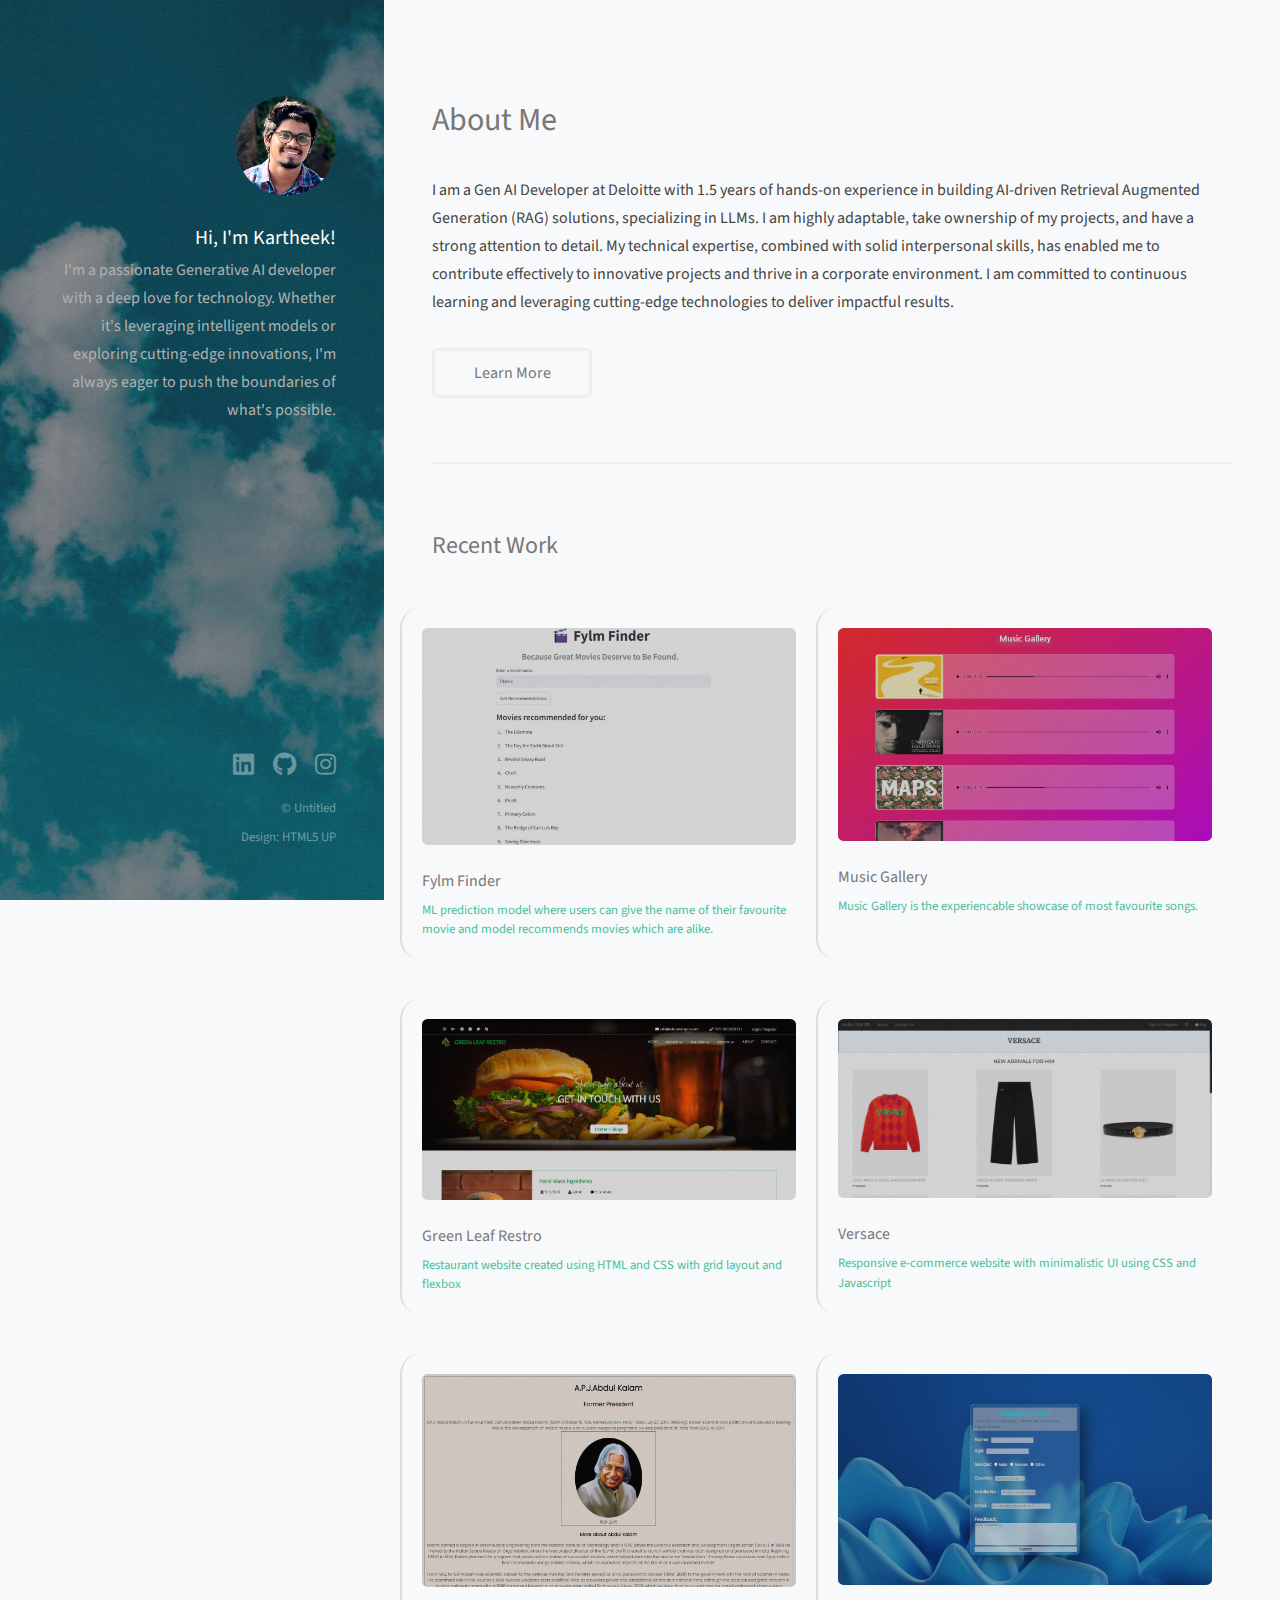
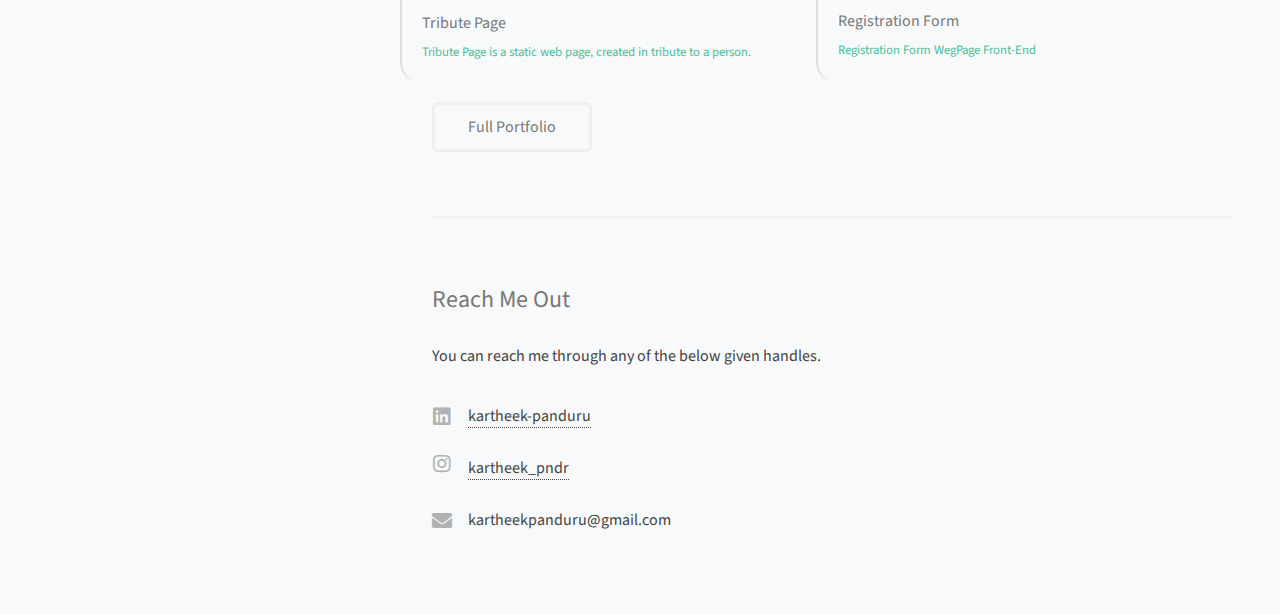
<file: index.html>
<!DOCTYPE HTML>
<!--
	Strata by HTML5 UP
	html5up.net | @ajlkn
	Free for personal and commercial use under the CCA 3.0 license (html5up.net/license)
-->
<html>
	<head>
		<title>Kartheek Panduru</title>
		<meta charset="utf-8" />
		<meta name="viewport" content="width=device-width, initial-scale=1, user-scalable=no" />
		<link rel="stylesheet" href="assets/css/main.css" />
	</head>
	<body class="is-preload">

		<!-- Header -->
		<header id="header">
			<div class="inner">
				<a href="#" class="image avatar"><img src="images/thumbs/circle_cropped_PFP.png" alt="" /></a>
				<!-- <h1>
					<strong>I am Kartheek</strong>, I'm a passionate Gen AI developer but more importantly I'm passionate about technology.<br />
				</h1> -->
				<h1><strong>Hi, I'm Kartheek!</strong></h1>
				<p>I'm a passionate Generative AI developer with a deep love for technology. Whether it's leveraging intelligent models or exploring cutting-edge innovations, I'm always eager to push the boundaries of what's possible.</p>

			</div>
		</header>

	<!-- Main -->
		<div id="main">

			<!-- One -->
				<section id="one">
					<header class="major">
						<h2>About Me</h2>
					</header>
					<!-- <p>Hi there! I'm Kartheek. I belong from Visakhapatnam, India. I am a junior-year student at GITAM Deemed University, Visakhapatnam. I have one year experience at creating software, websites for both myself, and for personal projects. I have programming experience in many different languages such as C, HTML, Javascript, Python and Java however some of my favourite projects involve working in PyCharm and Visual Studio. I am currently enrolled in four years Under Graduate course of Computer Science and Engineering. I am constantly working for development of my skills.</p>
					<p> -->
						I am a Gen AI Developer at Deloitte with 1.5 years of hands-on experience in building AI-driven Retrieval Augmented Generation (RAG) solutions, specializing in LLMs. I am highly adaptable, take ownership of my projects, and have a strong attention to detail. My technical expertise, combined with solid interpersonal skills, has enabled me to contribute effectively to innovative projects and thrive in a corporate environment. I am committed to continuous learning and leveraging cutting-edge technologies to deliver impactful results.

					</p>
					<ul class="actions">
						<li><a href="about_me.html" class="button"  target="_blank">Learn More</a></li>
					</ul>
				</section>

				<!-- Two -->
					<section id="two">
						<h2>Recent Work</h2>
						<div class="row">
							<article class="col-6 col-12-xsmall work-item">
								<a href="images/thumbs/FylmFinder.jpg" class="image fit thumb"><img src="images/thumbs/FylmFinder.jpg" alt="" /></a>
								<a href="https://fylm-finder.streamlit.app/" target="_blank">
									<h3>Fylm Finder</h3>
									<p>ML prediction model where users can give the name of their favourite movie and model recommends movies which are alike.</p>
								</a>
							</article>

							<article class="col-6 col-12-xsmall work-item">
								<a href="images/fulls/Music_updated.PNG" class="image fit thumb"><img src="images/fulls/Music_updated.PNG" alt="" /></a>
								<a href="https://kartheek-panduru.github.io/Music-Gallery/" target="_blank">
									<h3>Music Gallery</h3>
									<p>Music Gallery is the experiencable showcase of most favourite songs.</p>
								</a>
							</article>

							<article class="col-6 col-12-xsmall work-item">
								<a href="images/fulls/Green_leaf_restro.png" class="image fit thumb"><img src="images/fulls/Green_leaf_restro.png" alt="" /></a>
								<a href="https://kartheek-panduru.github.io/Green_Leaf_Restro/" target="_blank">
									<h3>Green Leaf Restro</h3>
									<p>Restaurant website created using HTML and CSS with grid layout and flexbox</p>
								</a>
							</article>

							<article class="col-6 col-12-xsmall work-item">
								<a href="images/fulls/Versace.png" class="image fit thumb"><img src="images/fulls/Versace.png" alt="" /></a>
								<a href="https://kartheek-panduru.github.io/Product_Display/" target="_blank">
									<h3>Versace</h3>
									<p>Responsive e-commerce website with minimalistic UI using CSS and Javascript</p>
								</a>
							</article>
						
							
							<!-- <article class="col-6 col-12-xsmall work-item">
								<a href="images/fulls/Parallax_updated.PNG" class="image fit thumb"><img src="images/fulls/Parallax_updated.PNG" alt="" /></a>
								<a href="https://kartheek-panduru.github.io/Parallax-Site/" target="_blank">
									<h3>Parallax Site</h3>
									<p>Parallax scrolling is a web site trend where the background content (i.e. an image) is moved at a different speed than the foreground content while scrolling.</p>
								</a>
							</article> -->

							<article class="col-6 col-12-xsmall work-item">
								<a href="images/fulls/Tribute.PNG" class="image fit thumb"><img src="images/fulls/Tribute.PNG" alt="" /></a>
								<a href="https://kartheek-panduru.github.io/Tribute-Page/" target="_blank">
									<h3>Tribute Page</h3>
									<p>Tribute Page is a static web page, created in tribute to a person.</p>
								</a>
							</article>

							<article class="col-6 col-12-xsmall work-item">
								<a href="images/fulls/Form_updated.PNG" class="image fit thumb"><img src="images/fulls/Form_updated.PNG" alt="" /></a>
								<a href="https://kartheek-panduru.github.io/Registration-Form/" target="_blank">
									<h3>Registration Form</h3>
									<p>Registration Form WegPage Front-End</p>
								</a>
							</article>
						</div>
						<ul class="actions">
							<li><a href="https://www.canva.com/design/DAGQ53k5Mbg/yWcs1CXxgZbYvyjMNYbXdg/view?utm_content=DAGQ53k5Mbg&utm_campaign=designshare&utm_medium=link2&utm_source=uniquelinks&utlId=h8b542bf0ad" class="button" target="_blank">Full Portfolio</a></li>
						</ul>
					</section>

				<!-- Three -->
				<section id="three">
					<h2>Reach Me Out</h2>
					<p>You can reach me through any of the below given handles.</p>
					<div class="row">

						<div class="col-4 col-12-small">
							<ul class="labeled-icons">
								<li>
									<h3 class="icon brands fa-linkedin"><span class="label">Linkedin</span></h3>
									<a href="https://www.linkedin.com/in/kartheek-panduru-3a76b5160/" target="_blank">kartheek-panduru</a> 
								</li>
								<li>
									<h3 class="icon brands fab fa-instagram"><span class="label">Instagram</span></h3>
									<a href="https://www.instagram.com/kartheek_pndr/" target="_blank">kartheek_pndr</a>
								</li>
								<li>
									<h3 class="icon solid fa-envelope"><span class="label">Email</span></h3>
									kartheekpanduru@gmail.com
								</li>
							</ul>
						</div>
					</div>
				</section>

				<!-- Four -->
				<!--
					<section id="four">
						<h2>Elements</h2>

						<section>
							<h4>Text</h4>
							<p>This is <b>bold</b> and this is <strong>strong</strong>. This is <i>italic</i> and this is <em>emphasized</em>.
							This is <sup>superscript</sup> text and this is <sub>subscript</sub> text.
							This is <u>underlined</u> and this is code: <code>for (;;) { ... }</code>. Finally, <a href="#">this is a link</a>.</p>
							<hr />
							<header>
								<h4>Heading with a Subtitle</h4>
								<p>Lorem ipsum dolor sit amet nullam id egestas urna aliquam</p>
							</header>
							<p>Nunc lacinia ante nunc ac lobortis. Interdum adipiscing gravida odio porttitor sem non mi integer non faucibus ornare mi ut ante amet placerat aliquet. Volutpat eu sed ante lacinia sapien lorem accumsan varius montes viverra nibh in adipiscing blandit tempus accumsan.</p>
							<header>
								<h5>Heading with a Subtitle</h5>
								<p>Lorem ipsum dolor sit amet nullam id egestas urna aliquam</p>
							</header>
							<p>Nunc lacinia ante nunc ac lobortis. Interdum adipiscing gravida odio porttitor sem non mi integer non faucibus ornare mi ut ante amet placerat aliquet. Volutpat eu sed ante lacinia sapien lorem accumsan varius montes viverra nibh in adipiscing blandit tempus accumsan.</p>
							<hr />
							<h2>Heading Level 2</h2>
							<h3>Heading Level 3</h3>
							<h4>Heading Level 4</h4>
							<h5>Heading Level 5</h5>
							<h6>Heading Level 6</h6>
							<hr />
							<h5>Blockquote</h5>
							<blockquote>Fringilla nisl. Donec accumsan interdum nisi, quis tincidunt felis sagittis eget tempus euismod. Vestibulum ante ipsum primis in faucibus vestibulum. Blandit adipiscing eu felis iaculis volutpat ac adipiscing accumsan faucibus. Vestibulum ante ipsum primis in faucibus lorem ipsum dolor sit amet nullam adipiscing eu felis.</blockquote>
							<h5>Preformatted</h5>
							<pre><code>i = 0;

while (!deck.isInOrder()) {
print 'Iteration ' + i;
deck.shuffle();
i++;
}

print 'It took ' + i + ' iterations to sort the deck.';</code></pre>
						</section>

						<section>
							<h4>Lists</h4>
							<div class="row">
								<div class="col-6 col-12-xsmall">
									<h5>Unordered</h5>
									<ul>
										<li>Dolor pulvinar etiam magna etiam.</li>
										<li>Sagittis adipiscing lorem eleifend.</li>
										<li>Felis enim feugiat dolore viverra.</li>
									</ul>
									<h5>Alternate</h5>
									<ul class="alt">
										<li>Dolor pulvinar etiam magna etiam.</li>
										<li>Sagittis adipiscing lorem eleifend.</li>
										<li>Felis enim feugiat dolore viverra.</li>
									</ul>
								</div>
								<div class="col-6 col-12-xsmall">
									<h5>Ordered</h5>
									<ol>
										<li>Dolor pulvinar etiam magna etiam.</li>
										<li>Etiam vel felis at lorem sed viverra.</li>
										<li>Felis enim feugiat dolore viverra.</li>
										<li>Dolor pulvinar etiam magna etiam.</li>
										<li>Etiam vel felis at lorem sed viverra.</li>
										<li>Felis enim feugiat dolore viverra.</li>
									</ol>
									<h5>Icons</h5>
									<ul class="icons">
										<li><a href="#" class="icon brands fa-twitter"><span class="label">Twitter</span></a></li>
										<li><a href="#" class="icon brands fa-facebook-f"><span class="label">Facebook</span></a></li>
										<li><a href="#" class="icon brands fa-instagram"><span class="label">Instagram</span></a></li>
										<li><a href="#" class="icon brands fa-github"><span class="label">Github</span></a></li>
										<li><a href="#" class="icon brands fa-dribbble"><span class="label">Dribbble</span></a></li>
										<li><a href="#" class="icon brands fa-tumblr"><span class="label">Tumblr</span></a></li>
									</ul>
								</div>
							</div>
							<h5>Actions</h5>
							<ul class="actions">
								<li><a href="#" class="button primary">Default</a></li>
								<li><a href="#" class="button">Default</a></li>
							</ul>
							<ul class="actions small">
								<li><a href="#" class="button primary small">Small</a></li>
								<li><a href="#" class="button small">Small</a></li>
							</ul>
							<div class="row">
								<div class="col-6 col-12-small">
									<ul class="actions stacked">
										<li><a href="#" class="button primary">Default</a></li>
										<li><a href="#" class="button">Default</a></li>
									</ul>
								</div>
								<div class="col-6 col-12-small">
									<ul class="actions stacked">
										<li><a href="#" class="button primary small">Small</a></li>
										<li><a href="#" class="button small">Small</a></li>
									</ul>
								</div>
								<div class="col-6 col-12-small">
									<ul class="actions stacked">
										<li><a href="#" class="button primary fit">Default</a></li>
										<li><a href="#" class="button fit">Default</a></li>
									</ul>
								</div>
								<div class="col-6 col-12-small">
									<ul class="actions stacked">
										<li><a href="#" class="button primary small fit">Small</a></li>
										<li><a href="#" class="button small fit">Small</a></li>
									</ul>
								</div>
							</div>
						</section>

						<section>
							<h4>Table</h4>
							<h5>Default</h5>
							<div class="table-wrapper">
								<table>
									<thead>
										<tr>
											<th>Name</th>
											<th>Description</th>
											<th>Price</th>
										</tr>
									</thead>
									<tbody>
										<tr>
											<td>Item One</td>
											<td>Ante turpis integer aliquet porttitor.</td>
											<td>29.99</td>
										</tr>
										<tr>
											<td>Item Two</td>
											<td>Vis ac commodo adipiscing arcu aliquet.</td>
											<td>19.99</td>
										</tr>
										<tr>
											<td>Item Three</td>
											<td> Morbi faucibus arcu accumsan lorem.</td>
											<td>29.99</td>
										</tr>
										<tr>
											<td>Item Four</td>
											<td>Vitae integer tempus condimentum.</td>
											<td>19.99</td>
										</tr>
										<tr>
											<td>Item Five</td>
											<td>Ante turpis integer aliquet porttitor.</td>
											<td>29.99</td>
										</tr>
									</tbody>
									<tfoot>
										<tr>
											<td colspan="2"></td>
											<td>100.00</td>
										</tr>
									</tfoot>
								</table>
							</div>

							<h5>Alternate</h5>
							<div class="table-wrapper">
								<table class="alt">
									<thead>
										<tr>
											<th>Name</th>
											<th>Description</th>
											<th>Price</th>
										</tr>
									</thead>
									<tbody>
										<tr>
											<td>Item One</td>
											<td>Ante turpis integer aliquet porttitor.</td>
											<td>29.99</td>
										</tr>
										<tr>
											<td>Item Two</td>
											<td>Vis ac commodo adipiscing arcu aliquet.</td>
											<td>19.99</td>
										</tr>
										<tr>
											<td>Item Three</td>
											<td> Morbi faucibus arcu accumsan lorem.</td>
											<td>29.99</td>
										</tr>
										<tr>
											<td>Item Four</td>
											<td>Vitae integer tempus condimentum.</td>
											<td>19.99</td>
										</tr>
										<tr>
											<td>Item Five</td>
											<td>Ante turpis integer aliquet porttitor.</td>
											<td>29.99</td>
										</tr>
									</tbody>
									<tfoot>
										<tr>
											<td colspan="2"></td>
											<td>100.00</td>
										</tr>
									</tfoot>
								</table>
							</div>
						</section>

						<section>
							<h4>Buttons</h4>
							<ul class="actions">
								<li><a href="#" class="button primary">Primary</a></li>
								<li><a href="#" class="button">Default</a></li>
							</ul>
							<ul class="actions">
								<li><a href="#" class="button large">Large</a></li>
								<li><a href="#" class="button">Default</a></li>
								<li><a href="#" class="button small">Small</a></li>
							</ul>
							<ul class="actions fit">
								<li><a href="#" class="button primary fit">Fit</a></li>
								<li><a href="#" class="button fit">Fit</a></li>
							</ul>
							<ul class="actions fit small">
								<li><a href="#" class="button primary fit small">Fit + Small</a></li>
								<li><a href="#" class="button fit small">Fit + Small</a></li>
							</ul>
							<ul class="actions">
								<li><a href="#" class="button primary icon solid fa-download">Icon</a></li>
								<li><a href="#" class="button icon solid fa-download">Icon</a></li>
							</ul>
							<ul class="actions">
								<li><span class="button primary disabled">Primary</span></li>
								<li><span class="button disabled">Default</span></li>
							</ul>
						</section>

						<section>
							<h4>Form</h4>
							<form method="post" action="#">
								<div class="row gtr-uniform gtr-50">
									<div class="col-6 col-12-xsmall">
										<input type="text" name="demo-name" id="demo-name" value="" placeholder="Name" />
									</div>
									<div class="col-6 col-12-xsmall">
										<input type="email" name="demo-email" id="demo-email" value="" placeholder="Email" />
									</div>
									<div class="col-12">
										<select name="demo-category" id="demo-category">
											<option value="">- Category -</option>
											<option value="1">Manufacturing</option>
											<option value="1">Shipping</option>
											<option value="1">Administration</option>
											<option value="1">Human Resources</option>
										</select>
									</div>
									<div class="col-4 col-12-small">
										<input type="radio" id="demo-priority-low" name="demo-priority" checked>
										<label for="demo-priority-low">Low Priority</label>
									</div>
									<div class="col-4 col-12-small">
										<input type="radio" id="demo-priority-normal" name="demo-priority">
										<label for="demo-priority-normal">Normal Priority</label>
									</div>
									<div class="col-4 col-12-small">
										<input type="radio" id="demo-priority-high" name="demo-priority">
										<label for="demo-priority-high">High Priority</label>
									</div>
									<div class="col-6 col-12-small">
										<input type="checkbox" id="demo-copy" name="demo-copy">
										<label for="demo-copy">Email me a copy of this message</label>
									</div>
									<div class="col-6 col-12-small">
										<input type="checkbox" id="demo-human" name="demo-human" checked>
										<label for="demo-human">I am a human and not a robot</label>
									</div>
									<div class="col-12">
										<textarea name="demo-message" id="demo-message" placeholder="Enter your message" rows="6"></textarea>
									</div>
									<div class="col-12">
										<ul class="actions">
											<li><input type="submit" value="Send Message" class="primary" /></li>
											<li><input type="reset" value="Reset" /></li>
										</ul>
									</div>
								</div>
							</form>
						</section>

						<section>
							<h4>Image</h4>
							<h5>Fit</h5>
							<div class="box alt">
								<div class="row gtr-50 gtr-uniform">
									<div class="col-12"><span class="image fit"><img src="images/fulls/05.jpg" alt="" /></span></div>
									<div class="col-4"><span class="image fit"><img src="images/thumbs/01.jpg" alt="" /></span></div>
									<div class="col-4"><span class="image fit"><img src="images/thumbs/02.jpg" alt="" /></span></div>
									<div class="col-4"><span class="image fit"><img src="images/thumbs/03.jpg" alt="" /></span></div>
									<div class="col-4"><span class="image fit"><img src="images/thumbs/04.jpg" alt="" /></span></div>
									<div class="col-4"><span class="image fit"><img src="images/thumbs/05.jpg" alt="" /></span></div>
									<div class="col-4"><span class="image fit"><img src="images/thumbs/06.jpg" alt="" /></span></div>
									<div class="col-4"><span class="image fit"><img src="images/thumbs/03.jpg" alt="" /></span></div>
									<div class="col-4"><span class="image fit"><img src="images/thumbs/02.jpg" alt="" /></span></div>
									<div class="col-4"><span class="image fit"><img src="images/thumbs/01.jpg" alt="" /></span></div>
								</div>
							</div>
							<h5>Left &amp; Right</h5>
							<p><span class="image left"><img src="images/avatar.jpg" alt="" /></span>Fringilla nisl. Donec accumsan interdum nisi, quis tincidunt felis sagittis eget. tempus euismod. Vestibulum ante ipsum primis in faucibus vestibulum. Blandit adipiscing eu felis iaculis volutpat ac adipiscing accumsan eu faucibus. Integer ac pellentesque praesent tincidunt felis sagittis eget. tempus euismod. Vestibulum ante ipsum primis in faucibus vestibulum. Blandit adipiscing eu felis iaculis volutpat ac adipiscing accumsan eu faucibus. Integer ac pellentesque praesent. Donec accumsan interdum nisi, quis tincidunt felis sagittis eget. tempus euismod. Vestibulum ante ipsum primis in faucibus vestibulum. Blandit adipiscing eu felis iaculis volutpat ac adipiscing accumsan eu faucibus. Integer ac pellentesque praesent tincidunt felis sagittis eget. tempus euismod. Vestibulum ante ipsum primis in faucibus vestibulum. Blandit adipiscing eu felis iaculis volutpat ac adipiscing accumsan eu faucibus. Integer ac pellentesque praesent.</p>
							<p><span class="image right"><img src="images/avatar.jpg" alt="" /></span>Fringilla nisl. Donec accumsan interdum nisi, quis tincidunt felis sagittis eget. tempus euismod. Vestibulum ante ipsum primis in faucibus vestibulum. Blandit adipiscing eu felis iaculis volutpat ac adipiscing accumsan eu faucibus. Integer ac pellentesque praesent tincidunt felis sagittis eget. tempus euismod. Vestibulum ante ipsum primis in faucibus vestibulum. Blandit adipiscing eu felis iaculis volutpat ac adipiscing accumsan eu faucibus. Integer ac pellentesque praesent. Donec accumsan interdum nisi, quis tincidunt felis sagittis eget. tempus euismod. Vestibulum ante ipsum primis in faucibus vestibulum. Blandit adipiscing eu felis iaculis volutpat ac adipiscing accumsan eu faucibus. Integer ac pellentesque praesent tincidunt felis sagittis eget. tempus euismod. Vestibulum ante ipsum primis in faucibus vestibulum. Blandit adipiscing eu felis iaculis volutpat ac adipiscing accumsan eu faucibus. Integer ac pellentesque praesent.</p>
						</section>

					</section>
				-->

			</div>

		<!-- Footer -->
			<footer id="footer">
				<div class="inner">
					<ul class="icons">
						<li><a href="https://www.linkedin.com/in/kartheek-panduru-3a76b5160/" target="_blank" class="icon brands fa-linkedin"><span class="label">Linkedin</span></a></li>
						<li><a href="https://github.com/kartheek-panduru" target="_blank" class="icon brands fa-github"><span class="label">Github</span></a></li>
						<li><a href="https://www.instagram.com/kartheek_pndr/" target="_blank" class="icon brands fab fa-instagram"><span class="label">Instagram</span></a></li>
					</ul>
					<ul class="copyright">
						<li>&copy; Untitled</li><li>Design: HTML5 UP</li>
					</ul>
				</div>
			</footer>

		<!-- Scripts -->
			<script src="assets/js/jquery.min.js"></script>
			<script src="assets/js/jquery.poptrox.min.js"></script>
			<script src="assets/js/browser.min.js"></script>
			<script src="assets/js/breakpoints.min.js"></script>
			<script src="assets/js/util.js"></script>
			<script src="assets/js/main.js"></script>

	</body>
</html>
</file>
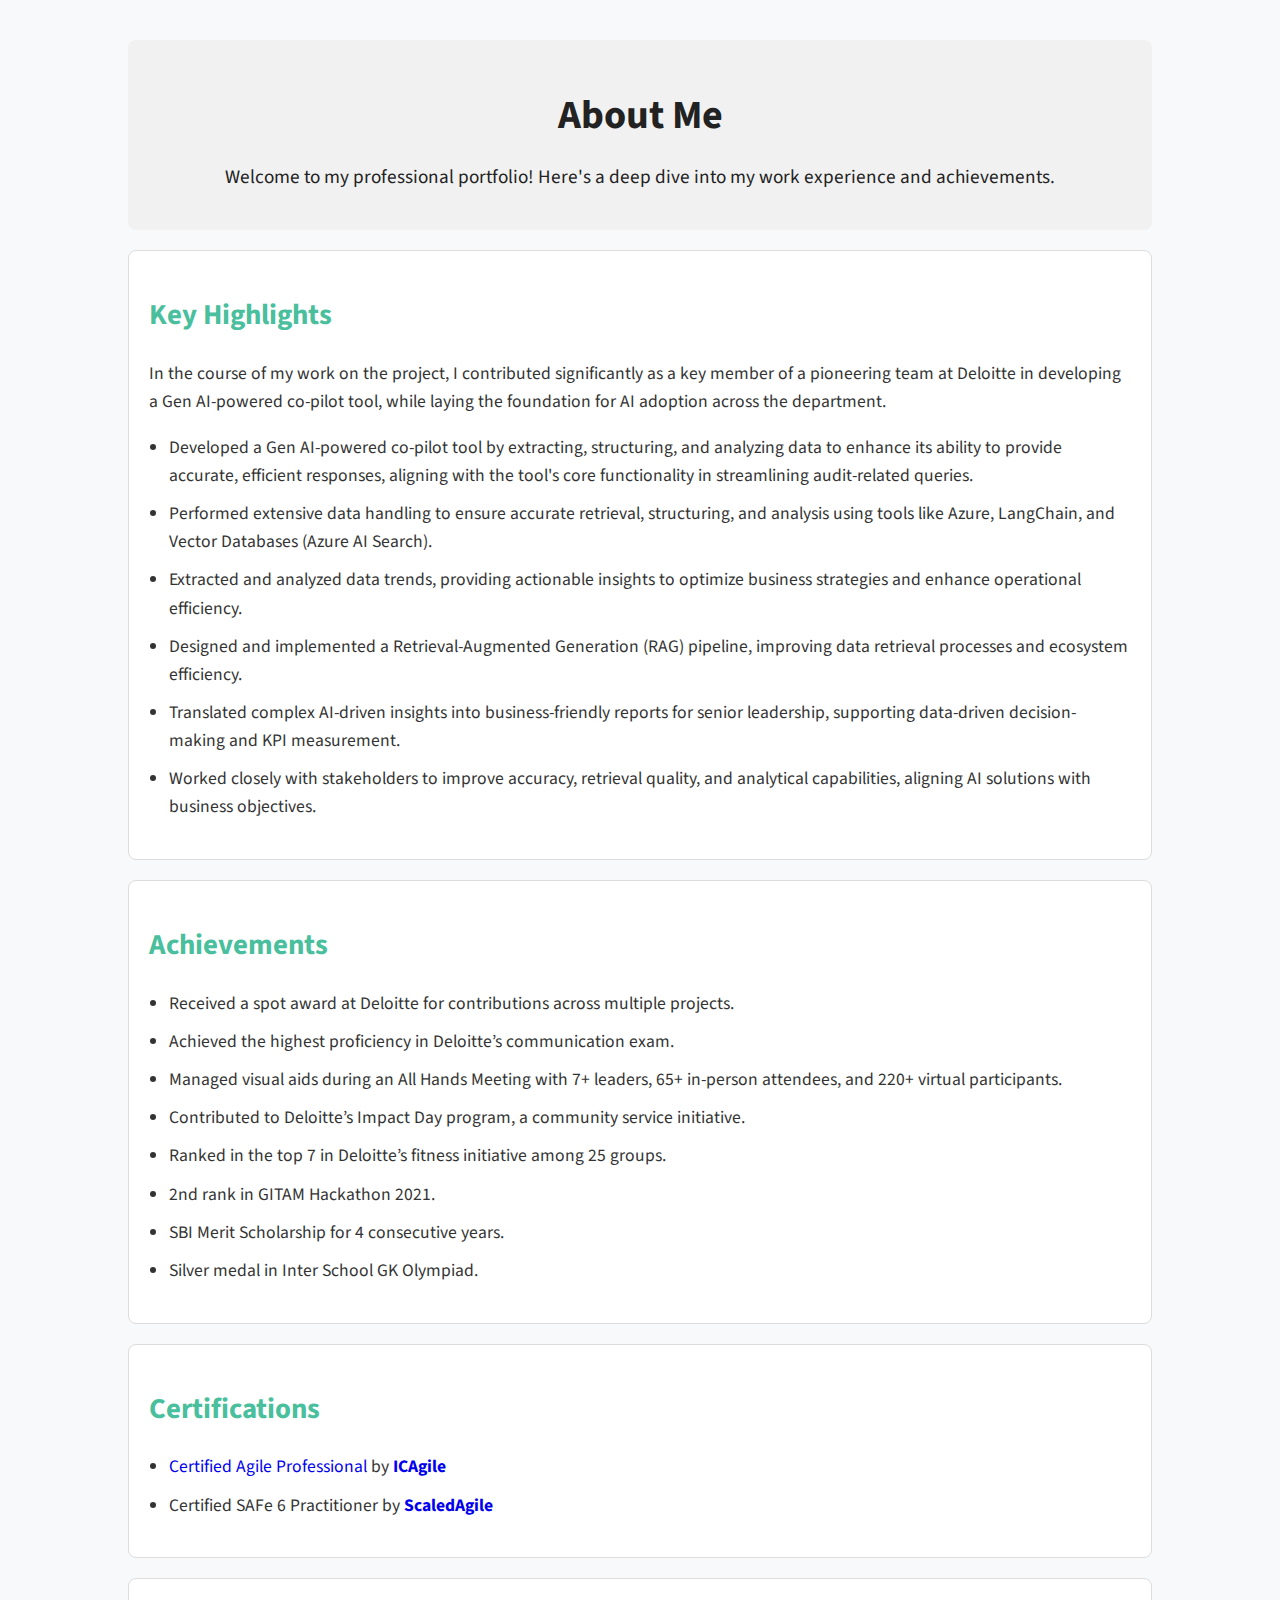
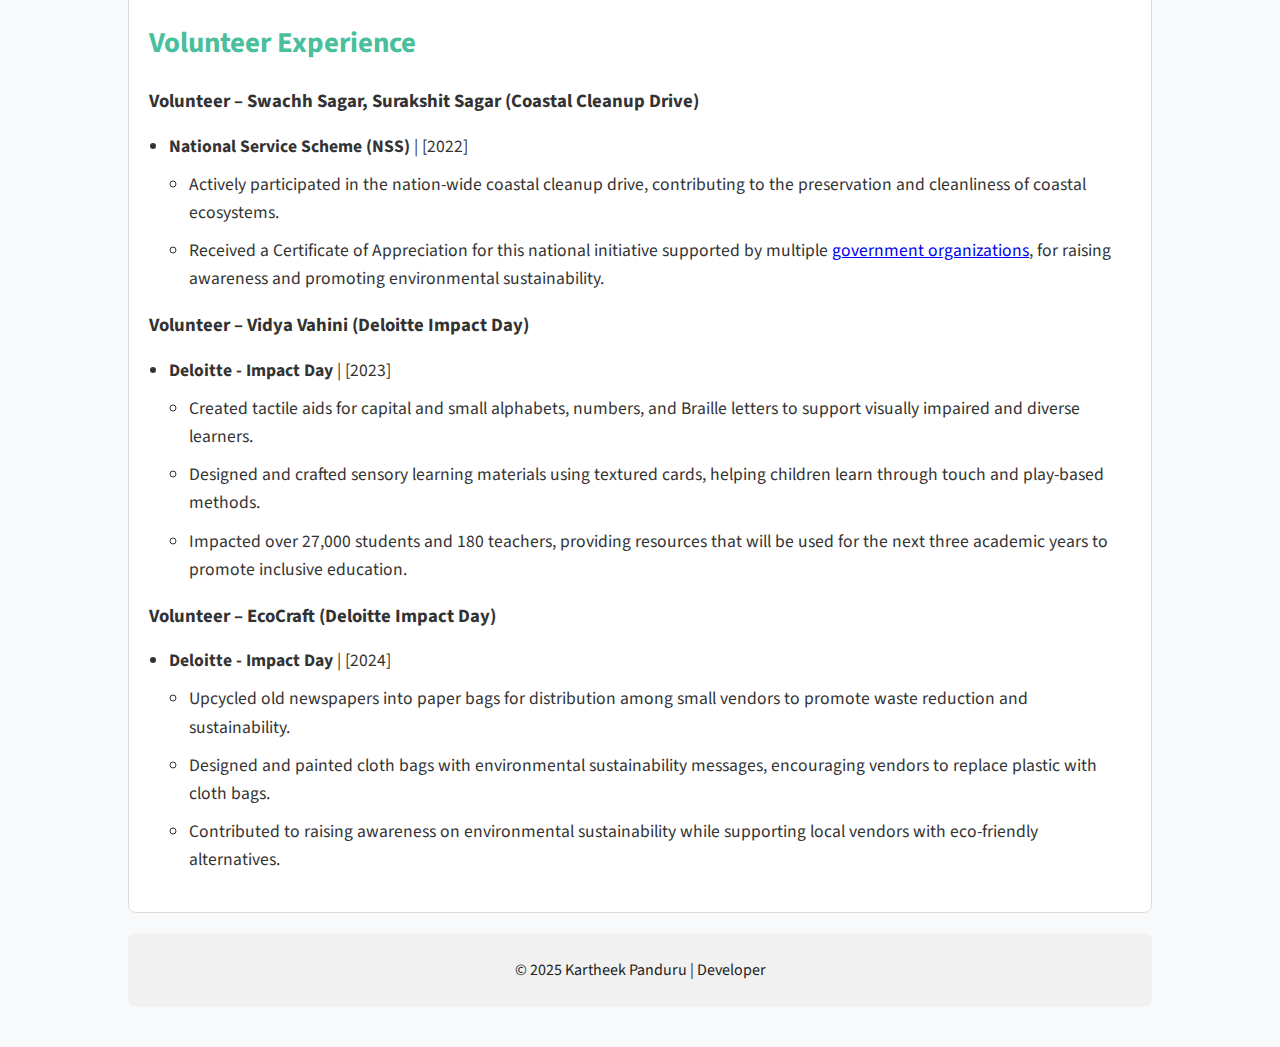
<file: about_me.html>
<!DOCTYPE html>
<html lang="en">
<head>
    <meta charset="UTF-8">
    <meta name="viewport" content="width=device-width, initial-scale=1.0">
    <title>About Me - Kartheek Panduru</title>
    <!-- <link rel="stylesheet" href="styles.css"> -->
    <link rel="stylesheet" href="assets/css/style.css" />
</head>
<body>
    <div class="container">
        <header>
            <h1>About Me</h1>
            <p>Welcome to my professional portfolio! Here's a deep dive into my work experience and achievements.</p>
        </header>

        <!-- <section class="content">
            <h2>Key Highlights</h2>
            <p>Developed a Gen AI project at Deloitte to create a co-pilot tool for internal auditors, streamlining audit tasks and boosting productivity. Played a key role in one of Deloitte’s first teams to integrate Gen AI, helping lay the foundation for AI adoption across the organization.</p>
            <ul>

                <li>Developed a Gen AI-powered co-pilot tool to streamline complex audit tasks, improving data extraction, structuring, and decision-making.</li>
                <li>Performed extensive data handling to ensure accurate data retrieval, structuring, and analysis using tools like Azure, LangChain, and Vector Databases (Azure AI Search).
                </li>
                <li>Extracted and analyzed data trends, providing actionable insights to optimize business questions and enhance operational efficiency.</li>
                <li>Designed and implemented a Retrieval-Augmented Generation (RAG) pipeline, improving data retrieval processes and ecosystem efficiency.</li>
                <li>Translated complex AI-driven insights into business-friendly reports for senior leadership, supporting data-driven decision-making and KPI measurement.</li>
                <li>Worked closely with stakeholders to improve accuracy, retrieval quality, and analytical capabilities, aligning AI solutions with business objectives.</li>
            </ul>
        </section> -->


        <section class="content">
            <h2>Key Highlights</h2>
            <p>In the course of my work on the project, I contributed significantly as a key member of a pioneering team at Deloitte in developing a Gen AI-powered co-pilot tool, while  laying the foundation for AI adoption across the department.</p>

            <ul>
                <li>Developed a Gen AI-powered co-pilot tool by extracting, structuring, and analyzing data to enhance its ability to provide accurate, efficient responses, aligning with the tool's core functionality in streamlining audit-related queries.</li>
                <li>Performed extensive data handling to ensure accurate retrieval, structuring, and analysis using tools like Azure, LangChain, and Vector Databases (Azure AI Search).</li>
                <li>Extracted and analyzed data trends, providing actionable insights to optimize business strategies and enhance operational efficiency.</li>
                <li>Designed and implemented a Retrieval-Augmented Generation (RAG) pipeline, improving data retrieval processes and ecosystem efficiency.</li>
                <li>Translated complex AI-driven insights into business-friendly reports for senior leadership, supporting data-driven decision-making and KPI measurement.</li>
                <li>Worked closely with stakeholders to improve accuracy, retrieval quality, and analytical capabilities, aligning AI solutions with business objectives.</li>
            </ul>
        </section>
        

        <!-- <section class="content">
            <h2>Role Description</h2>
            <p>I am a Gen AI Developer at Deloitte with 1.5 years of hands-on experience in building AI-driven Retrieval Augmented Generation (RAG) solutions, specializing in LLMs. I am highly adaptable, take ownership of my projects, and have a strong attention to detail.</p>
        </section> -->

        <!-- <section class="content">
            <h2>Previous Job Relevancy with Data Analyst Position</h2>
            <p>In my previous role at Deloitte, I worked on data-driven AI solutions that align closely with this position’s focus on data extraction and analysis.</p>
            <ul>
                <li>Developed a Gen AI-powered co-pilot tool that streamlined complex audit tasks.</li>
                <li>Worked extensively with Azure, LangChain, and Vector Databases (Azure AI Search).</li>
                <li>Collaborated with senior leadership to translate AI adoption into actionable strategies.</li>
            </ul>
        </section> -->

        <section class="content">
            <h2>Achievements</h2>
            <ul>
                <li>Received a spot award at Deloitte for contributions across multiple projects.</li>
                <li>Achieved the highest proficiency in Deloitte’s communication exam.</li>
                <li>Managed visual aids during an All Hands Meeting with 7+ leaders, 65+ in-person attendees, and 220+ virtual participants.</li>
                <li>Contributed to Deloitte’s Impact Day program, a community service initiative.</li>
                <li>Ranked in the top 7 in Deloitte’s fitness initiative among 25 groups.</li>
                <li>2nd rank in GITAM Hackathon 2021.</li>
                <li>SBI Merit Scholarship for 4 consecutive years.</li>
                <li>Silver medal in Inter School GK Olympiad. </li>
            </ul>
        </section>

        <section class="content">
            <h2>Certifications</h2>
            <ul>
                <li><a href="https://www.credly.com/badges/ca85f614-7b6f-44e7-9eb2-7e70386757e0/public_url" target="_blank" style="text-decoration: none;">Certified Agile Professional</a>  by <strong><a href="https://www.icagile.com/certification/agile-fundamentals" target="_blank" style="text-decoration: none;">ICAgile</a></strong> </li>
                <li>Certified SAFe 6 Practitioner by <strong><a href="https://www.credly.com/org/scaled-agile/badge/certified-safe-6-practitioner" target="_blank" style="text-decoration: none;">ScaledAgile</a></strong> </li>
            </ul>
        </section>

        <section class="content">
            <h2>Volunteer Experience</h2>
            
            <h3>Volunteer – Swachh Sagar, Surakshit Sagar (Coastal Cleanup Drive)</h3>
            <ul>
                <li><strong>National Service Scheme (NSS)</strong> | [2022]</li>
                <ul>
                    <li>Actively participated in the nation-wide coastal cleanup drive, contributing to the preservation and cleanliness of coastal ecosystems.</li>
                    <li>Received a Certificate of Appreciation for this national initiative supported by multiple <span><a href="https://moes.gov.in/about-us-0?language_content_entity=en#:~:text=This%20campaign%20will,and%20educational%20institutions." target="_blank">government organizations</a></span>, for raising awareness and promoting environmental sustainability.</li>
                </ul>
            </ul>

            <h3>Volunteer – Vidya Vahini (Deloitte Impact Day)</h3>
            <ul>
                <li><strong>Deloitte - Impact Day</strong> | [2023]</li>
                <ul>
                    <li>Created tactile aids for capital and small alphabets, numbers, and Braille letters to support visually impaired and diverse learners.</li>
                    <li>Designed and crafted sensory learning materials using textured cards, helping children learn through touch and play-based methods.</li>
                    <li>Impacted over 27,000 students and 180 teachers, providing resources that will be used for the next three academic years to promote inclusive education.</li>
                </ul>
            </ul>

            <h3>Volunteer – EcoCraft (Deloitte Impact Day)</h3>
            <ul>
                <li><strong>Deloitte - Impact Day</strong> | [2024]</li>
                <ul>
                    <li>Upcycled old newspapers into paper bags for distribution among small vendors to promote waste reduction and sustainability.</li>
                    <li>Designed and painted cloth bags with environmental sustainability messages, encouraging vendors to replace plastic with cloth bags.</li>
                    <li>Contributed to raising awareness on environmental sustainability while supporting local vendors with eco-friendly alternatives.</li>
                </ul>
            </ul>

            <!-- <h3>Volunteer – Swachh Sagar, Surakshit Sagar (Coastal Cleanup Drive)</h3>
            <p><strong>National Service Scheme (NSS)</strong> | [2022]</p>
            <ul>
                <li>Actively participated in the nation-wide coastal cleanup drive, contributing to the preservation and cleanliness of coastal ecosystems.
                    <ul>
                        <li>Helped organize the cleanup process, ensuring effective waste collection and sorting.</li>
                        <li>Collaborated with local communities to raise awareness about coastal ecosystem preservation.</li>
                    </ul>
                </li>
                <li>Received a Certificate of Appreciation for involvement in efforts to raise awareness and protect our environment through community-driven initiatives.</li>
            </ul>
        
            <h3>Volunteer – Vidya Vahini (Deloitte Impact Day)</h3>
            <p><strong>Deloitte - Impact Day</strong> | [2023]</p>
            <ul>
                <li>Created tactile aids for capital and small alphabets, numbers, and Braille letters to support visually impaired and diverse learners.
                    <ul>
                        <li>Used textured cards to enhance tactile learning for students with visual impairments.</li>
                        <li>Worked collaboratively with other volunteers to ensure the aids were educationally effective and durable.</li>
                    </ul>
                </li>
                <li>Designed and crafted sensory learning materials using textured cards, helping children learn through touch and play-based methods.</li>
                <li>Impacted over 27,000 students and 180 teachers, providing resources that will be used for the next three academic years to promote inclusive education.</li>
            </ul>
        
            <h3>Volunteer – EcoCraft (United Way of Hyderabad)</h3>
            <p><strong>Deloitte - Impact Day</strong> | [2024]</p>
            <ul>
                <li>Upcycled old newspapers into paper bags for distribution among small vendors to promote waste reduction and sustainability.
                    <ul>
                        <li>Collected and processed old newspapers to create eco-friendly paper bags.</li>
                        <li>Collaborated with local vendors to distribute the bags and encourage the reduction of plastic use.</li>
                    </ul>
                </li>
                <li>Designed and painted cloth bags with environmental sustainability messages, encouraging vendors to replace plastic with cloth bags.</li>
                <li>Contributed to raising awareness on environmental sustainability while supporting local vendors with eco-friendly alternatives.</li>
            </ul> -->
        </section>
        

        <footer>
            <p>© 2025 Kartheek Panduru | Developer</p>
        </footer>
    </div>
</body>
</html>
</file>
<file: assets/css/style.css>
@import url("https://fonts.googleapis.com/css?family=Source+Sans+Pro:400,400italic");

/* General Styling */
body {
    font-family: Arial, sans-serif;
    margin: 0;
    padding: 0;
    /* background-color: #121212;
    color: #ffffff; */
    background-color: #f8f9fa; /* Light background */
    color: #333; /* Dark text for readability */
    font-family: "Source Sans Pro", Helvetica, sans-serif;
}

/* Main Container */
.container {
    width: 80%;
    margin: 20px auto;
    padding: 20px;
}

/* Header */
header {
    text-align: center;
    padding: 20px;
    /* background: #1e1e1e; */
    background: #f1f1f1; /* Light gray header */
    color: #222;
    border-radius: 8px;
}

header h1 {
    font-size: 2.5rem;
    margin-bottom: 10px;
}

header p {
    font-size: 1.2rem;
}

/* Section Styling */
.content {
    /* background: #1e1e1e; */
    background: #ffffff; /* White background for sections */
    color: #333; /* Dark text */
    border: 1px solid #ddd; /* Light border for subtle separation */
    padding: 20px;
    margin: 20px 0;
    border-radius: 8px;
}

.content h2 {
    /* color: #ffcc00; */
    color: #49bf9d;
    font-size: 1.8rem;
}

.content p, .content ul {
    font-size: 1.1rem;
    line-height: 1.6;
}

.content ul {
    padding-left: 20px;
}

.content li {
    margin: 10px 0;
}

/* Footer */
footer {
    text-align: center;
    padding: 10px;
    /* background: #1e1e1e; */
    background: #f1f1f1; /* Light gray footer */
    color: #222;
    margin-top: 20px;
    border-radius: 8px;
}
</file>
<file: assets/css/main.css>
@import url("fontawesome-all.min.css");
@import url("https://fonts.googleapis.com/css?family=Source+Sans+Pro:400,400italic");

/*
	Strata by HTML5 UP
	html5up.net | @ajlkn
	Free for personal and commercial use under the CCA 3.0 license (html5up.net/license)
*/

html, body, div, span, applet, object,
iframe, h1, h2, h3, h4, h5, h6, p, blockquote,
pre, a, abbr, acronym, address, big, cite,
code, del, dfn, em, img, ins, kbd, q, s, samp,
small, strike, strong, sub, sup, tt, var, b,
u, i, center, dl, dt, dd, ol, ul, li, fieldset,
form, label, legend, table, caption, tbody,
tfoot, thead, tr, th, td, article, aside,
canvas, details, embed, figure, figcaption,
footer, header, hgroup, menu, nav, output, ruby,
section, summary, time, mark, audio, video {
	margin: 0;
	padding: 0;
	border: 0;
	font-size: 100%;
	font: inherit;
	vertical-align: baseline;}

article, aside, details, figcaption, figure,
footer, header, hgroup, menu, nav, section {
	display: block;}

body {
	line-height: 1;
}

ol, ul {
	list-style: none;
}

blockquote, q {
	quotes: none;
}

	blockquote:before, blockquote:after, q:before, q:after {
		content: '';
		content: none;
	}

table {
	border-collapse: collapse;
	border-spacing: 0;
}

body {
	-webkit-text-size-adjust: none;
}

mark {
	background-color: transparent;
	color: inherit;
}

input::-moz-focus-inner {
	border: 0;
	padding: 0;
}

input, select, textarea {
	-moz-appearance: none;
	-webkit-appearance: none;
	-ms-appearance: none;
	appearance: none;
}

/* Basic */

	html {
		box-sizing: border-box;
	}

	*, *:before, *:after {
		box-sizing: inherit;
	}

	body {
		/* background: #fff; */
		background-color: #f8f9fa;
	}

		body.is-preload *, body.is-preload *:before, body.is-preload *:after {
			-moz-animation: none !important;
			-webkit-animation: none !important;
			-ms-animation: none !important;
			animation: none !important;
			-moz-transition: none !important;
			-webkit-transition: none !important;
			-ms-transition: none !important;
			transition: none !important;
		}

	body, input, select, textarea {
		background-color: #f8f9fa; /* Light background */
		color: #444;
		font-family: "Source Sans Pro", Helvetica, sans-serif;
		font-size: 16pt;
		font-weight: 400;
		line-height: 1.75em;
	}

	a {
		-moz-transition: color 0.2s ease-in-out, border-color 0.2s ease-in-out;
		-webkit-transition: color 0.2s ease-in-out, border-color 0.2s ease-in-out;
		-ms-transition: color 0.2s ease-in-out, border-color 0.2s ease-in-out;
		transition: color 0.2s ease-in-out, border-color 0.2s ease-in-out;
		border-bottom: dotted 1px;
		color: #49bf9d;
		text-decoration: none;
	}

		a:hover {
			border-bottom-color: transparent;
			color: #49bf9d !important;
			text-decoration: none;
		}

	strong, b {
		color: #787878;
		font-weight: 400;
	}

	em, i {
		font-style: italic;
	}

	p {
		margin: 0 0 2em 0;
	}

	h1, h2, h3, h4, h5, h6 {
		color: #787878;
		font-weight: 400;
		line-height: 1em;
		margin: 0 0 1em 0;
	}

		h1 a, h2 a, h3 a, h4 a, h5 a, h6 a {
			color: inherit;
			text-decoration: none;
		}

	h1 {
		font-size: 2em;
		line-height: 1.5em;
	}

	h2 {
		font-size: 1.5em;
		line-height: 1.5em;
	}

	h3 {
		font-size: 1.25em;
		line-height: 1.5em;
	}

	h4 {
		font-size: 1.1em;
		line-height: 1.5em;
	}

	h5 {
		font-size: 0.9em;
		line-height: 1.5em;
	}

	h6 {
		font-size: 0.7em;
		line-height: 1.5em;
	}

	sub {
		font-size: 0.8em;
		position: relative;
		top: 0.5em;
	}

	sup {
		font-size: 0.8em;
		position: relative;
		top: -0.5em;
	}

	hr {
		border: 0;
		border-bottom: solid 2px #efefef;
		margin: 2em 0;
	}

		hr.major {
			margin: 3em 0;
		}

	blockquote {
		border-left: solid 6px #efefef;
		font-style: italic;
		margin: 0 0 2em 0;
		padding: 0.5em 0 0.5em 1.5em;
	}

	code {
		background: #f7f7f7;
		border-radius: 0.35em;
		border: solid 2px #efefef;
		font-family: "Courier New", monospace;
		font-size: 0.9em;
		margin: 0 0.25em;
		padding: 0.25em 0.65em;
	}

	pre {
		-webkit-overflow-scrolling: touch;
		font-family: "Courier New", monospace;
		font-size: 0.9em;
		margin: 0 0 2em 0;
	}

		pre code {
			display: block;
			line-height: 1.75em;
			padding: 1em 1.5em;
			overflow-x: auto;
		}

	.align-left {
		text-align: left;
	}

	.align-center {
		text-align: center;
	}

	.align-right {
		text-align: right;
	}

/* Container */

	.container {
		margin: 0 auto;
		max-width: calc(100% - 4em);
		width: 100%;
	}

		.container.xsmall {
			width: 25%;
		}

		.container.small {
			width: 50%;
		}

		.container.medium {
			width: 75%;
		}

		.container.large {
			width: 125%;
		}

		.container.xlarge {
			width: 150%;
		}

		.container.max {
			width: 100%;
		}

		@media screen and (max-width: 980px) {

			.container {
				width: 100% !important;
				max-width: 100% !important;
			}

		}

		@media screen and (max-width: 480px) {

			.container {
				max-width: calc(100% - 3em);
			}

		}

/* Row */

	.row {
		display: flex;
		flex-wrap: wrap;
		box-sizing: border-box;
		align-items: stretch;
	}

		.row > * {
			box-sizing: border-box;
		}

		.row.gtr-uniform > * > :last-child {
			margin-bottom: 0;
		}

		.row.aln-left {
			justify-content: flex-start;
		}

		.row.aln-center {
			justify-content: center;
		}

		.row.aln-right {
			justify-content: flex-end;
		}

		.row.aln-top {
			align-items: flex-start;
		}

		.row.aln-middle {
			align-items: center;
		}

		.row.aln-bottom {
			align-items: flex-end;
		}

		.row > .imp {
			order: -1;
		}

		.row > .col-1 {
			width: 8.33333%;
		}

		.row > .off-1 {
			margin-left: 8.33333%;
		}

		.row > .col-2 {
			width: 16.66667%;
		}

		.row > .off-2 {
			margin-left: 16.66667%;
		}

		.row > .col-3 {
			width: 25%;
		}

		.row > .off-3 {
			margin-left: 25%;
		}

		.row > .col-4 {
			width: 33.33333%;
		}

		.row > .off-4 {
			margin-left: 33.33333%;
		}

		.row > .col-5 {
			width: 41.66667%;
		}

		.row > .off-5 {
			margin-left: 41.66667%;
		}

		.row > .col-6 {
			width: 50%;
		}

		.row > .off-6 {
			margin-left: 50%;
		}

		.row > .col-7 {
			width: 58.33333%;
		}

		.row > .off-7 {
			margin-left: 58.33333%;
		}

		.row > .col-8 {
			width: 66.66667%;
		}

		.row > .off-8 {
			margin-left: 66.66667%;
		}

		.row > .col-9 {
			width: 75%;
		}

		.row > .off-9 {
			margin-left: 75%;
		}

		.row > .col-10 {
			width: 83.33333%;
		}

		.row > .off-10 {
			margin-left: 83.33333%;
		}

		.row > .col-11 {
			width: 91.66667%;
		}

		.row > .off-11 {
			margin-left: 91.66667%;
		}

		.row > .col-12 {
			width: 100%;
		}

		.row > .off-12 {
			margin-left: 100%;
		}

		.row.gtr-0 {
			margin-top: 0;
			margin-left: 0em;
		}

			.row.gtr-0 > * {
				padding: 0 0 0 0em;
			}

			.row.gtr-0.gtr-uniform {
				margin-top: 0em;
			}

				.row.gtr-0.gtr-uniform > * {
					padding-top: 0em;
				}

		.row.gtr-25 {
			margin-top: 0;
			margin-left: -0.625em;
		}

			.row.gtr-25 > * {
				padding: 0 0 0 0.625em;
			}

			.row.gtr-25.gtr-uniform {
				margin-top: -0.625em;
			}

				.row.gtr-25.gtr-uniform > * {
					padding-top: 0.625em;
				}

		.row.gtr-50 {
			margin-top: 0;
			margin-left: -1.25em;
		}

			.row.gtr-50 > * {
				padding: 0 0 0 1.25em;
			}

			.row.gtr-50.gtr-uniform {
				margin-top: -1.25em;
			}

				.row.gtr-50.gtr-uniform > * {
					padding-top: 1.25em;
				}

		.row {
			margin-top: 0;
			margin-left: -2.5em;
		}

			.row > * {
				padding: 0 0 0 2.5em;
			}

			.row.gtr-uniform {
				margin-top: -2.5em;
			}

				.row.gtr-uniform > * {
					padding-top: 2.5em;
				}

		.row.gtr-150 {
			margin-top: 0;
			margin-left: -3.75em;
		}

			.row.gtr-150 > * {
				padding: 0 0 0 3.75em;
			}

			.row.gtr-150.gtr-uniform {
				margin-top: -3.75em;
			}

				.row.gtr-150.gtr-uniform > * {
					padding-top: 3.75em;
				}

		.row.gtr-200 {
			margin-top: 0;
			margin-left: -5em;
		}

			.row.gtr-200 > * {
				padding: 0 0 0 5em;
			}

			.row.gtr-200.gtr-uniform {
				margin-top: -5em;
			}

				.row.gtr-200.gtr-uniform > * {
					padding-top: 5em;
				}

		@media screen and (max-width: 1800px) {

			.row {
				display: flex;
				flex-wrap: wrap;
				box-sizing: border-box;
				align-items: stretch;
			}

				.row > * {
					box-sizing: border-box;
				}

				.row.gtr-uniform > * > :last-child {
					margin-bottom: 0;
				}

				.row.aln-left {
					justify-content: flex-start;
				}

				.row.aln-center {
					justify-content: center;
				}

				.row.aln-right {
					justify-content: flex-end;
				}

				.row.aln-top {
					align-items: flex-start;
				}

				.row.aln-middle {
					align-items: center;
				}

				.row.aln-bottom {
					align-items: flex-end;
				}

				.row > .imp-xlarge {
					order: -1;
				}

				.row > .col-1-xlarge {
					width: 8.33333%;
				}

				.row > .off-1-xlarge {
					margin-left: 8.33333%;
				}

				.row > .col-2-xlarge {
					width: 16.66667%;
				}

				.row > .off-2-xlarge {
					margin-left: 16.66667%;
				}

				.row > .col-3-xlarge {
					width: 25%;
				}

				.row > .off-3-xlarge {
					margin-left: 25%;
				}

				.row > .col-4-xlarge {
					width: 33.33333%;
				}

				.row > .off-4-xlarge {
					margin-left: 33.33333%;
				}

				.row > .col-5-xlarge {
					width: 41.66667%;
				}

				.row > .off-5-xlarge {
					margin-left: 41.66667%;
				}

				.row > .col-6-xlarge {
					width: 50%;
				}

				.row > .off-6-xlarge {
					margin-left: 50%;
				}

				.row > .col-7-xlarge {
					width: 58.33333%;
				}

				.row > .off-7-xlarge {
					margin-left: 58.33333%;
				}

				.row > .col-8-xlarge {
					width: 66.66667%;
				}

				.row > .off-8-xlarge {
					margin-left: 66.66667%;
				}

				.row > .col-9-xlarge {
					width: 75%;
				}

				.row > .off-9-xlarge {
					margin-left: 75%;
				}

				.row > .col-10-xlarge {
					width: 83.33333%;
				}

				.row > .off-10-xlarge {
					margin-left: 83.33333%;
				}

				.row > .col-11-xlarge {
					width: 91.66667%;
				}

				.row > .off-11-xlarge {
					margin-left: 91.66667%;
				}

				.row > .col-12-xlarge {
					width: 100%;
				}

				.row > .off-12-xlarge {
					margin-left: 100%;
				}

				.row.gtr-0 {
					margin-top: 0;
					margin-left: 0em;
				}

					.row.gtr-0 > * {
						padding: 0 0 0 0em;
					}

					.row.gtr-0.gtr-uniform {
						margin-top: 0em;
					}

						.row.gtr-0.gtr-uniform > * {
							padding-top: 0em;
						}

				.row.gtr-25 {
					margin-top: 0;
					margin-left: -0.625em;
				}

					.row.gtr-25 > * {
						padding: 0 0 0 0.625em;
					}

					.row.gtr-25.gtr-uniform {
						margin-top: -0.625em;
					}

						.row.gtr-25.gtr-uniform > * {
							padding-top: 0.625em;
						}

				.row.gtr-50 {
					margin-top: 0;
					margin-left: -1.25em;
				}

					.row.gtr-50 > * {
						padding: 0 0 0 1.25em;
					}

					.row.gtr-50.gtr-uniform {
						margin-top: -1.25em;
					}

						.row.gtr-50.gtr-uniform > * {
							padding-top: 1.25em;
						}

				.row {
					margin-top: 0;
					margin-left: -2.5em;
				}

					.row > * {
						padding: 0 0 0 2.5em;
					}

					.row.gtr-uniform {
						margin-top: -2.5em;
					}

						.row.gtr-uniform > * {
							padding-top: 2.5em;
						}

				.row.gtr-150 {
					margin-top: 0;
					margin-left: -3.75em;
				}

					.row.gtr-150 > * {
						padding: 0 0 0 3.75em;
					}

					.row.gtr-150.gtr-uniform {
						margin-top: -3.75em;
					}

						.row.gtr-150.gtr-uniform > * {
							padding-top: 3.75em;
						}

				.row.gtr-200 {
					margin-top: 0;
					margin-left: -5em;
				}

					.row.gtr-200 > * {
						padding: 0 0 0 5em;
					}

					.row.gtr-200.gtr-uniform {
						margin-top: -5em;
					}

						.row.gtr-200.gtr-uniform > * {
							padding-top: 5em;
						}

		}

		@media screen and (max-width: 1280px) {

			.row {
				display: flex;
				flex-wrap: wrap;
				box-sizing: border-box;
				align-items: stretch;
			}

				.row > * {
					box-sizing: border-box;
				}

				.row.gtr-uniform > * > :last-child {
					margin-bottom: 0;
				}

				.row.aln-left {
					justify-content: flex-start;
				}

				.row.aln-center {
					justify-content: center;
				}

				.row.aln-right {
					justify-content: flex-end;
				}

				.row.aln-top {
					align-items: flex-start;
				}

				.row.aln-middle {
					align-items: center;
				}

				.row.aln-bottom {
					align-items: flex-end;
				}

				.row > .imp-large {
					order: -1;
				}

				.row > .col-1-large {
					width: 8.33333%;
				}

				.row > .off-1-large {
					margin-left: 8.33333%;
				}

				.row > .col-2-large {
					width: 16.66667%;
				}

				.row > .off-2-large {
					margin-left: 16.66667%;
				}

				.row > .col-3-large {
					width: 25%;
				}

				.row > .off-3-large {
					margin-left: 25%;
				}

				.row > .col-4-large {
					width: 33.33333%;
				}

				.row > .off-4-large {
					margin-left: 33.33333%;
				}

				.row > .col-5-large {
					width: 41.66667%;
				}

				.row > .off-5-large {
					margin-left: 41.66667%;
				}

				.row > .col-6-large {
					width: 50%;
				}

				.row > .off-6-large {
					margin-left: 50%;
				}

				.row > .col-7-large {
					width: 58.33333%;
				}

				.row > .off-7-large {
					margin-left: 58.33333%;
				}

				.row > .col-8-large {
					width: 66.66667%;
				}

				.row > .off-8-large {
					margin-left: 66.66667%;
				}

				.row > .col-9-large {
					width: 75%;
				}

				.row > .off-9-large {
					margin-left: 75%;
				}

				.row > .col-10-large {
					width: 83.33333%;
				}

				.row > .off-10-large {
					margin-left: 83.33333%;
				}

				.row > .col-11-large {
					width: 91.66667%;
				}

				.row > .off-11-large {
					margin-left: 91.66667%;
				}

				.row > .col-12-large {
					width: 100%;
				}

				.row > .off-12-large {
					margin-left: 100%;
				}

				.row.gtr-0 {
					margin-top: 0;
					margin-left: 0em;
				}

					.row.gtr-0 > * {
						padding: 0 0 0 0em;
					}

					.row.gtr-0.gtr-uniform {
						margin-top: 0em;
					}

						.row.gtr-0.gtr-uniform > * {
							padding-top: 0em;
						}

				.row.gtr-25 {
					margin-top: 0;
					margin-left: -0.5em;
				}

					.row.gtr-25 > * {
						padding: 0 0 0 0.5em;
					}

					.row.gtr-25.gtr-uniform {
						margin-top: -0.5em;
					}

						.row.gtr-25.gtr-uniform > * {
							padding-top: 0.5em;
						}

				.row.gtr-50 {
					margin-top: 0;
					margin-left: -1em;
				}

					.row.gtr-50 > * {
						padding: 0 0 0 1em;
					}

					.row.gtr-50.gtr-uniform {
						margin-top: -1em;
					}

						.row.gtr-50.gtr-uniform > * {
							padding-top: 1em;
						}

				.row {
					margin-top: 0;
					margin-left: -2em;
				}

					.row > * {
						padding: 0 0 0 2em;
					}

					.row.gtr-uniform {
						margin-top: -2em;
					}

						.row.gtr-uniform > * {
							padding-top: 2em;
						}

				.row.gtr-150 {
					margin-top: 0;
					margin-left: -3em;
				}

					.row.gtr-150 > * {
						padding: 0 0 0 3em;
					}

					.row.gtr-150.gtr-uniform {
						margin-top: -3em;
					}

						.row.gtr-150.gtr-uniform > * {
							padding-top: 3em;
						}

				.row.gtr-200 {
					margin-top: 0;
					margin-left: -4em;
				}

					.row.gtr-200 > * {
						padding: 0 0 0 4em;
					}

					.row.gtr-200.gtr-uniform {
						margin-top: -4em;
					}

						.row.gtr-200.gtr-uniform > * {
							padding-top: 4em;
						}

		}

		@media screen and (max-width: 980px) {

			.row {
				display: flex;
				flex-wrap: wrap;
				box-sizing: border-box;
				align-items: stretch;
			}

				.row > * {
					box-sizing: border-box;
				}

				.row.gtr-uniform > * > :last-child {
					margin-bottom: 0;
				}

				.row.aln-left {
					justify-content: flex-start;
				}

				.row.aln-center {
					justify-content: center;
				}

				.row.aln-right {
					justify-content: flex-end;
				}

				.row.aln-top {
					align-items: flex-start;
				}

				.row.aln-middle {
					align-items: center;
				}

				.row.aln-bottom {
					align-items: flex-end;
				}

				.row > .imp-medium {
					order: -1;
				}

				.row > .col-1-medium {
					width: 8.33333%;
				}

				.row > .off-1-medium {
					margin-left: 8.33333%;
				}

				.row > .col-2-medium {
					width: 16.66667%;
				}

				.row > .off-2-medium {
					margin-left: 16.66667%;
				}

				.row > .col-3-medium {
					width: 25%;
				}

				.row > .off-3-medium {
					margin-left: 25%;
				}

				.row > .col-4-medium {
					width: 33.33333%;
				}

				.row > .off-4-medium {
					margin-left: 33.33333%;
				}

				.row > .col-5-medium {
					width: 41.66667%;
				}

				.row > .off-5-medium {
					margin-left: 41.66667%;
				}

				.row > .col-6-medium {
					width: 50%;
				}

				.row > .off-6-medium {
					margin-left: 50%;
				}

				.row > .col-7-medium {
					width: 58.33333%;
				}

				.row > .off-7-medium {
					margin-left: 58.33333%;
				}

				.row > .col-8-medium {
					width: 66.66667%;
				}

				.row > .off-8-medium {
					margin-left: 66.66667%;
				}

				.row > .col-9-medium {
					width: 75%;
				}

				.row > .off-9-medium {
					margin-left: 75%;
				}

				.row > .col-10-medium {
					width: 83.33333%;
				}

				.row > .off-10-medium {
					margin-left: 83.33333%;
				}

				.row > .col-11-medium {
					width: 91.66667%;
				}

				.row > .off-11-medium {
					margin-left: 91.66667%;
				}

				.row > .col-12-medium {
					width: 100%;
				}

				.row > .off-12-medium {
					margin-left: 100%;
				}

				.row.gtr-0 {
					margin-top: 0;
					margin-left: 0em;
				}

					.row.gtr-0 > * {
						padding: 0 0 0 0em;
					}

					.row.gtr-0.gtr-uniform {
						margin-top: 0em;
					}

						.row.gtr-0.gtr-uniform > * {
							padding-top: 0em;
						}

				.row.gtr-25 {
					margin-top: 0;
					margin-left: -0.5em;
				}

					.row.gtr-25 > * {
						padding: 0 0 0 0.5em;
					}

					.row.gtr-25.gtr-uniform {
						margin-top: -0.5em;
					}

						.row.gtr-25.gtr-uniform > * {
							padding-top: 0.5em;
						}

				.row.gtr-50 {
					margin-top: 0;
					margin-left: -1em;
				}

					.row.gtr-50 > * {
						padding: 0 0 0 1em;
					}

					.row.gtr-50.gtr-uniform {
						margin-top: -1em;
					}

						.row.gtr-50.gtr-uniform > * {
							padding-top: 1em;
						}

				.row {
					margin-top: 0;
					margin-left: -2em;
				}

					.row > * {
						padding: 0 0 0 2em;
					}

					.row.gtr-uniform {
						margin-top: -2em;
					}

						.row.gtr-uniform > * {
							padding-top: 2em;
						}

				.row.gtr-150 {
					margin-top: 0;
					margin-left: -3em;
				}

					.row.gtr-150 > * {
						padding: 0 0 0 3em;
					}

					.row.gtr-150.gtr-uniform {
						margin-top: -3em;
					}

						.row.gtr-150.gtr-uniform > * {
							padding-top: 3em;
						}

				.row.gtr-200 {
					margin-top: 0;
					margin-left: -4em;
				}

					.row.gtr-200 > * {
						padding: 0 0 0 4em;
					}

					.row.gtr-200.gtr-uniform {
						margin-top: -4em;
					}

						.row.gtr-200.gtr-uniform > * {
							padding-top: 4em;
						}

		}

		@media screen and (max-width: 736px) {

			.row {
				display: flex;
				flex-wrap: wrap;
				box-sizing: border-box;
				align-items: stretch;
			}

				.row > * {
					box-sizing: border-box;
				}

				.row.gtr-uniform > * > :last-child {
					margin-bottom: 0;
				}

				.row.aln-left {
					justify-content: flex-start;
				}

				.row.aln-center {
					justify-content: center;
				}

				.row.aln-right {
					justify-content: flex-end;
				}

				.row.aln-top {
					align-items: flex-start;
				}

				.row.aln-middle {
					align-items: center;
				}

				.row.aln-bottom {
					align-items: flex-end;
				}

				.row > .imp-small {
					order: -1;
				}

				.row > .col-1-small {
					width: 8.33333%;
				}

				.row > .off-1-small {
					margin-left: 8.33333%;
				}

				.row > .col-2-small {
					width: 16.66667%;
				}

				.row > .off-2-small {
					margin-left: 16.66667%;
				}

				.row > .col-3-small {
					width: 25%;
				}

				.row > .off-3-small {
					margin-left: 25%;
				}

				.row > .col-4-small {
					width: 33.33333%;
				}

				.row > .off-4-small {
					margin-left: 33.33333%;
				}

				.row > .col-5-small {
					width: 41.66667%;
				}

				.row > .off-5-small {
					margin-left: 41.66667%;
				}

				.row > .col-6-small {
					width: 50%;
				}

				.row > .off-6-small {
					margin-left: 50%;
				}

				.row > .col-7-small {
					width: 58.33333%;
				}

				.row > .off-7-small {
					margin-left: 58.33333%;
				}

				.row > .col-8-small {
					width: 66.66667%;
				}

				.row > .off-8-small {
					margin-left: 66.66667%;
				}

				.row > .col-9-small {
					width: 75%;
				}

				.row > .off-9-small {
					margin-left: 75%;
				}

				.row > .col-10-small {
					width: 83.33333%;
				}

				.row > .off-10-small {
					margin-left: 83.33333%;
				}

				.row > .col-11-small {
					width: 91.66667%;
				}

				.row > .off-11-small {
					margin-left: 91.66667%;
				}

				.row > .col-12-small {
					width: 100%;
				}

				.row > .off-12-small {
					margin-left: 100%;
				}

				.row.gtr-0 {
					margin-top: 0;
					margin-left: 0em;
				}

					.row.gtr-0 > * {
						padding: 0 0 0 0em;
					}

					.row.gtr-0.gtr-uniform {
						margin-top: 0em;
					}

						.row.gtr-0.gtr-uniform > * {
							padding-top: 0em;
						}

				.row.gtr-25 {
					margin-top: 0;
					margin-left: -0.375em;
				}

					.row.gtr-25 > * {
						padding: 0 0 0 0.375em;
					}

					.row.gtr-25.gtr-uniform {
						margin-top: -0.375em;
					}

						.row.gtr-25.gtr-uniform > * {
							padding-top: 0.375em;
						}

				.row.gtr-50 {
					margin-top: 0;
					margin-left: -0.75em;
				}

					.row.gtr-50 > * {
						padding: 0 0 0 0.75em;
					}

					.row.gtr-50.gtr-uniform {
						margin-top: -0.75em;
					}

						.row.gtr-50.gtr-uniform > * {
							padding-top: 0.75em;
						}

				.row {
					margin-top: 0;
					margin-left: -1.5em;
				}

					.row > * {
						padding: 0 0 0 1.5em;
					}

					.row.gtr-uniform {
						margin-top: -1.5em;
					}

						.row.gtr-uniform > * {
							padding-top: 1.5em;
						}

				.row.gtr-150 {
					margin-top: 0;
					margin-left: -2.25em;
				}

					.row.gtr-150 > * {
						padding: 0 0 0 2.25em;
					}

					.row.gtr-150.gtr-uniform {
						margin-top: -2.25em;
					}

						.row.gtr-150.gtr-uniform > * {
							padding-top: 2.25em;
						}

				.row.gtr-200 {
					margin-top: 0;
					margin-left: -3em;
				}

					.row.gtr-200 > * {
						padding: 0 0 0 3em;
					}

					.row.gtr-200.gtr-uniform {
						margin-top: -3em;
					}

						.row.gtr-200.gtr-uniform > * {
							padding-top: 3em;
						}

		}

		@media screen and (max-width: 480px) {

			.row {
				display: flex;
				flex-wrap: wrap;
				box-sizing: border-box;
				align-items: stretch;
			}

				.row > * {
					box-sizing: border-box;
				}

				.row.gtr-uniform > * > :last-child {
					margin-bottom: 0;
				}

				.row.aln-left {
					justify-content: flex-start;
				}

				.row.aln-center {
					justify-content: center;
				}

				.row.aln-right {
					justify-content: flex-end;
				}

				.row.aln-top {
					align-items: flex-start;
				}

				.row.aln-middle {
					align-items: center;
				}

				.row.aln-bottom {
					align-items: flex-end;
				}

				.row > .imp-xsmall {
					order: -1;
				}

				.row > .col-1-xsmall {
					width: 8.33333%;
				}

				.row > .off-1-xsmall {
					margin-left: 8.33333%;
				}

				.row > .col-2-xsmall {
					width: 16.66667%;
				}

				.row > .off-2-xsmall {
					margin-left: 16.66667%;
				}

				.row > .col-3-xsmall {
					width: 25%;
				}

				.row > .off-3-xsmall {
					margin-left: 25%;
				}

				.row > .col-4-xsmall {
					width: 33.33333%;
				}

				.row > .off-4-xsmall {
					margin-left: 33.33333%;
				}

				.row > .col-5-xsmall {
					width: 41.66667%;
				}

				.row > .off-5-xsmall {
					margin-left: 41.66667%;
				}

				.row > .col-6-xsmall {
					width: 50%;
				}

				.row > .off-6-xsmall {
					margin-left: 50%;
				}

				.row > .col-7-xsmall {
					width: 58.33333%;
				}

				.row > .off-7-xsmall {
					margin-left: 58.33333%;
				}

				.row > .col-8-xsmall {
					width: 66.66667%;
				}

				.row > .off-8-xsmall {
					margin-left: 66.66667%;
				}

				.row > .col-9-xsmall {
					width: 75%;
				}

				.row > .off-9-xsmall {
					margin-left: 75%;
				}

				.row > .col-10-xsmall {
					width: 83.33333%;
				}

				.row > .off-10-xsmall {
					margin-left: 83.33333%;
				}

				.row > .col-11-xsmall {
					width: 91.66667%;
				}

				.row > .off-11-xsmall {
					margin-left: 91.66667%;
				}

				.row > .col-12-xsmall {
					width: 100%;
				}

				.row > .off-12-xsmall {
					margin-left: 100%;
				}

				.row.gtr-0 {
					margin-top: 0;
					margin-left: 0em;
				}

					.row.gtr-0 > * {
						padding: 0 0 0 0em;
					}

					.row.gtr-0.gtr-uniform {
						margin-top: 0em;
					}

						.row.gtr-0.gtr-uniform > * {
							padding-top: 0em;
						}

				.row.gtr-25 {
					margin-top: 0;
					margin-left: -0.375em;
				}

					.row.gtr-25 > * {
						padding: 0 0 0 0.375em;
					}

					.row.gtr-25.gtr-uniform {
						margin-top: -0.375em;
					}

						.row.gtr-25.gtr-uniform > * {
							padding-top: 0.375em;
						}

				.row.gtr-50 {
					margin-top: 0;
					margin-left: -0.75em;
				}

					.row.gtr-50 > * {
						padding: 0 0 0 0.75em;
					}

					.row.gtr-50.gtr-uniform {
						margin-top: -0.75em;
					}

						.row.gtr-50.gtr-uniform > * {
							padding-top: 0.75em;
						}

				.row {
					margin-top: 0;
					margin-left: -1.5em;
				}

					.row > * {
						padding: 0 0 0 1.5em;
					}

					.row.gtr-uniform {
						margin-top: -1.5em;
					}

						.row.gtr-uniform > * {
							padding-top: 1.5em;
						}

				.row.gtr-150 {
					margin-top: 0;
					margin-left: -2.25em;
				}

					.row.gtr-150 > * {
						padding: 0 0 0 2.25em;
					}

					.row.gtr-150.gtr-uniform {
						margin-top: -2.25em;
					}

						.row.gtr-150.gtr-uniform > * {
							padding-top: 2.25em;
						}

				.row.gtr-200 {
					margin-top: 0;
					margin-left: -3em;
				}

					.row.gtr-200 > * {
						padding: 0 0 0 3em;
					}

					.row.gtr-200.gtr-uniform {
						margin-top: -3em;
					}

						.row.gtr-200.gtr-uniform > * {
							padding-top: 3em;
						}

		}

/* Section/Article */

	section.special, article.special {
		text-align: center;
	}

	header p {
		color: #b2b2b2;
		position: relative;
		margin: 0 0 1.5em 0;
	}

	header h2 + p {
		font-size: 1.25em;
		margin-top: -1em;
		line-height: 1.5em;
	}

	header h3 + p {
		font-size: 1.1em;
		margin-top: -0.8em;
		line-height: 1.5em;
	}

	header h4 + p,
	header h5 + p,
	header h6 + p {
		font-size: 0.9em;
		margin-top: -0.6em;
		line-height: 1.5em;
	}

	header.major h2 {
		font-size: 2em;
	}

/* Form */

	form {
		margin: 0 0 2em 0;
	}

	label {
		color: #787878;
		display: block;
		font-size: 0.9em;
		font-weight: 400;
		margin: 0 0 1em 0;
	}

	input[type="text"],
	input[type="password"],
	input[type="email"],
	select,
	textarea {
		-moz-appearance: none;
		-webkit-appearance: none;
		-ms-appearance: none;
		appearance: none;
		background: #f7f7f7;
		border-radius: 0.35em;
		border: solid 2px transparent;
		color: inherit;
		display: block;
		outline: 0;
		padding: 0 0.75em;
		text-decoration: none;
		width: 100%;
	}

		input[type="text"]:invalid,
		input[type="password"]:invalid,
		input[type="email"]:invalid,
		select:invalid,
		textarea:invalid {
			box-shadow: none;
		}

		input[type="text"]:focus,
		input[type="password"]:focus,
		input[type="email"]:focus,
		select:focus,
		textarea:focus {
			border-color: #49bf9d;
		}

	select {
		background-image: url("data:image/svg+xml;charset=utf8,%3Csvg xmlns='http://www.w3.org/2000/svg' width='40' height='40' preserveAspectRatio='none' viewBox='0 0 40 40'%3E%3Cpath d='M9.4,12.3l10.4,10.4l10.4-10.4c0.2-0.2,0.5-0.4,0.9-0.4c0.3,0,0.6,0.1,0.9,0.4l3.3,3.3c0.2,0.2,0.4,0.5,0.4,0.9 c0,0.4-0.1,0.6-0.4,0.9L20.7,31.9c-0.2,0.2-0.5,0.4-0.9,0.4c-0.3,0-0.6-0.1-0.9-0.4L4.3,17.3c-0.2-0.2-0.4-0.5-0.4-0.9 c0-0.4,0.1-0.6,0.4-0.9l3.3-3.3c0.2-0.2,0.5-0.4,0.9-0.4S9.1,12.1,9.4,12.3z' fill='%23dfdfdf' /%3E%3C/svg%3E");
		background-size: 1.25rem;
		background-repeat: no-repeat;
		background-position: calc(100% - 1rem) center;
		height: 2.75em;
		padding-right: 2.75em;
		text-overflow: ellipsis;
	}

		select option {
			color: #787878;
			background: #fff;
		}

		select:focus::-ms-value {
			background-color: transparent;
		}

		select::-ms-expand {
			display: none;
		}

	input[type="text"],
	input[type="password"],
	input[type="email"],
	select {
		height: 2.75em;
	}

	textarea {
		padding: 0.75em;
	}

	input[type="checkbox"],
	input[type="radio"] {
		-moz-appearance: none;
		-webkit-appearance: none;
		-ms-appearance: none;
		appearance: none;
		display: block;
		float: left;
		margin-right: -2em;
		opacity: 0;
		width: 1em;
		z-index: -1;
	}

		input[type="checkbox"] + label,
		input[type="radio"] + label {
			text-decoration: none;
			color: #444;
			cursor: pointer;
			display: inline-block;
			font-size: 1em;
			font-weight: 400;
			padding-left: 2.4em;
			padding-right: 0.75em;
			position: relative;
		}

			input[type="checkbox"] + label:before,
			input[type="radio"] + label:before {
				-moz-osx-font-smoothing: grayscale;
				-webkit-font-smoothing: antialiased;
				display: inline-block;
				font-style: normal;
				font-variant: normal;
				text-rendering: auto;
				line-height: 1;
				text-transform: none !important;
				font-family: 'Font Awesome 5 Free';
				font-weight: 900;
			}

			input[type="checkbox"] + label:before,
			input[type="radio"] + label:before {
				background: #f7f7f7;
				border-radius: 0.35em;
				border: solid 2px transparent;
				content: '';
				display: inline-block;
				font-size: 0.8em;
				height: 2.0625em;
				left: 0;
				line-height: 1.85625em;
				position: absolute;
				text-align: center;
				top: 0;
				width: 2.0625em;
			}

		input[type="checkbox"]:checked + label:before,
		input[type="radio"]:checked + label:before {
			background: #787878;
			border-color: #787878;
			color: #fff;
			content: '\f00c';
		}

		input[type="checkbox"]:focus + label:before,
		input[type="radio"]:focus + label:before {
			border-color: #49bf9d;
		}

	input[type="checkbox"] + label:before {
		border-radius: 0.35em;
	}

	input[type="radio"] + label:before {
		border-radius: 100%;
	}

	::-webkit-input-placeholder {
		color: #b2b2b2 !important;
		opacity: 1.0;
	}

	:-moz-placeholder {
		color: #b2b2b2 !important;
		opacity: 1.0;
	}

	::-moz-placeholder {
		color: #b2b2b2 !important;
		opacity: 1.0;
	}

	:-ms-input-placeholder {
		color: #b2b2b2 !important;
		opacity: 1.0;
	}

/* Box */

	.box {
		border-radius: 0.35em;
		border: solid 2px #efefef;
		margin-bottom: 2em;
		padding: 1.5em;
	}

		.box > :last-child,
		.box > :last-child > :last-child,
		.box > :last-child > :last-child > :last-child {
			margin-bottom: 0;
		}

		.box.alt {
			border: 0;
			border-radius: 0;
			padding: 0;
		}

/* Icon */

	.icon {
		text-decoration: none;
		border-bottom: none;
		position: relative;
	}

		.icon:before {
			-moz-osx-font-smoothing: grayscale;
			-webkit-font-smoothing: antialiased;
			display: inline-block;
			font-style: normal;
			font-variant: normal;
			text-rendering: auto;
			line-height: 1;
			text-transform: none !important;
			font-family: 'Font Awesome 5 Free';
			font-weight: 400;
		}

		.icon > .label {
			display: none;
		}

		.icon:before {
			line-height: inherit;
		}

		.icon.solid:before {
			font-weight: 900;
		}

		.icon.brands:before {
			font-family: 'Font Awesome 5 Brands';
		}

/* Image */

	.image {
		border-radius: 0.35em;
		border: 0;
		display: inline-block;
		position: relative;
	}

		.image:before {
			-moz-transition: opacity 0.2s ease-in-out;
			-webkit-transition: opacity 0.2s ease-in-out;
			-ms-transition: opacity 0.2s ease-in-out;
			transition: opacity 0.2s ease-in-out;
			background: url("images/overlay.png");
			border-radius: 0.35em;
			content: '';
			display: block;
			height: 100%;
			left: 0;
			opacity: 0.5;
			position: absolute;
			top: 0;
			width: 100%;
		}

		.image.thumb {
			text-align: center;
		}

			.image.thumb:after {
				-moz-transition: opacity 0.2s ease-in-out;
				-webkit-transition: opacity 0.2s ease-in-out;
				-ms-transition: opacity 0.2s ease-in-out;
				transition: opacity 0.2s ease-in-out;
				border-radius: 0.35em;
				border: solid 3px rgba(255, 255, 255, 0.5);
				color: #fff;
				content: 'View';
				display: inline-block;
				font-size: 0.8em;
				font-weight: 400;
				left: 50%;
				line-height: 2.25em;
				margin: -1.25em 0 0 -3em;
				opacity: 0;
				padding: 0 1.5em;
				position: absolute;
				text-align: center;
				text-decoration: none;
				top: 50%;
				white-space: nowrap;
			}

			.image.thumb:hover:after {
				opacity: 1.0;
			}

			.image.thumb:hover:before {
				background: url("images/overlay.png"), url("images/overlay.png");
				opacity: 1.0;
			}

		.image img {
			border-radius: 0.35em;
			display: block;
		}

		.image.left {
			float: left;
			margin: 0 1.5em 1em 0;
			top: 0.25em;
		}

		.image.right {
			float: right;
			margin: 0 0 1em 1.5em;
			top: 0.25em;
		}

		.image.left, .image.right {
			max-width: 40%;
		}

			.image.left img, .image.right img {
				width: 100%;
			}

		.image.fit {
			display: block;
			margin: 0 0 2em 0;
			width: 100%;
		}

			.image.fit img {
				width: 100%;
			}

		.image.avatar {
			border-radius: 100%;
		}

			.image.avatar:before {
				display: none;
			}

			.image.avatar img {
				border-radius: 100%;
				width: 100%;
			}

/* List */

	ol {
		list-style: decimal;
		margin: 0 0 2em 0;
		padding-left: 1.25em;
	}

		ol li {
			padding-left: 0.25em;
		}

	ul {
		list-style: disc;
		margin: 0 0 2em 0;
		padding-left: 1em;
	}

		ul li {
			padding-left: 0.5em;
		}

		ul.alt {
			list-style: none;
			padding-left: 0;
		}

			ul.alt li {
				border-top: solid 2px #efefef;
				padding: 0.5em 0;
			}

				ul.alt li:first-child {
					border-top: 0;
					padding-top: 0;
				}

	dl {
		margin: 0 0 2em 0;
	}

/* Icons */

	ul.icons {
		cursor: default;
		list-style: none;
		padding-left: 0;
	}

		ul.icons li {
			display: inline-block;
			padding: 0 1em 0 0;
		}

			ul.icons li:last-child {
				padding-right: 0;
			}

			ul.icons li .icon:before {
				font-size: 1.5em;
			}

/* Labeled Icons */

	ul.labeled-icons {
		list-style: none;
		padding: 0;
	}

		ul.labeled-icons li {
			line-height: 1.75em;
			margin: 1.5em 0 0 0;
			padding-left: 2.25em;
			position: relative;
		}

			ul.labeled-icons li:first-child {
				margin-top: 0;
			}

			ul.labeled-icons li a {
				color: inherit;
			}

			ul.labeled-icons li h3 {
				color: #b2b2b2;
				left: 0;
				position: absolute;
				text-align: center;
				top: 0;
				width: 1em;
			}

/* Actions */

	ul.actions {
		display: -moz-flex;
		display: -webkit-flex;
		display: -ms-flex;
		display: flex;
		cursor: default;
		list-style: none;
		margin-left: -1em;
		padding-left: 0;
	}

		ul.actions li {
			padding: 0 0 0 1em;
			vertical-align: middle;
		}

		ul.actions.special {
			-moz-justify-content: center;
			-webkit-justify-content: center;
			-ms-justify-content: center;
			justify-content: center;
			width: 100%;
			margin-left: 0;
		}

			ul.actions.special li:first-child {
				padding-left: 0;
			}

		ul.actions.stacked {
			-moz-flex-direction: column;
			-webkit-flex-direction: column;
			-ms-flex-direction: column;
			flex-direction: column;
			margin-left: 0;
		}

			ul.actions.stacked li {
				padding: 1.3em 0 0 0;
			}

				ul.actions.stacked li:first-child {
					padding-top: 0;
				}

		ul.actions.fit {
			width: calc(100% + 1em);
		}

			ul.actions.fit li {
				-moz-flex-grow: 1;
				-webkit-flex-grow: 1;
				-ms-flex-grow: 1;
				flex-grow: 1;
				-moz-flex-shrink: 1;
				-webkit-flex-shrink: 1;
				-ms-flex-shrink: 1;
				flex-shrink: 1;
				width: 100%;
			}

				ul.actions.fit li > * {
					width: 100%;
				}

			ul.actions.fit.stacked {
				width: 100%;
			}

		@media screen and (max-width: 480px) {

			ul.actions:not(.fixed) {
				-moz-flex-direction: column;
				-webkit-flex-direction: column;
				-ms-flex-direction: column;
				flex-direction: column;
				margin-left: 0;
				width: 100% !important;
			}

				ul.actions:not(.fixed) li {
					-moz-flex-grow: 1;
					-webkit-flex-grow: 1;
					-ms-flex-grow: 1;
					flex-grow: 1;
					-moz-flex-shrink: 1;
					-webkit-flex-shrink: 1;
					-ms-flex-shrink: 1;
					flex-shrink: 1;
					padding: 1em 0 0 0;
					text-align: center;
					width: 100%;
				}

					ul.actions:not(.fixed) li > * {
						width: 100%;
					}

					ul.actions:not(.fixed) li:first-child {
						padding-top: 0;
					}

					ul.actions:not(.fixed) li input[type="submit"],
					ul.actions:not(.fixed) li input[type="reset"],
					ul.actions:not(.fixed) li input[type="button"],
					ul.actions:not(.fixed) li button,
					ul.actions:not(.fixed) li .button {
						width: 100%;
					}

						ul.actions:not(.fixed) li input[type="submit"].icon:before,
						ul.actions:not(.fixed) li input[type="reset"].icon:before,
						ul.actions:not(.fixed) li input[type="button"].icon:before,
						ul.actions:not(.fixed) li button.icon:before,
						ul.actions:not(.fixed) li .button.icon:before {
							margin-left: -0.5em;
						}

		}

/* Table */

	.table-wrapper {
		-webkit-overflow-scrolling: touch;
		overflow-x: auto;
	}

	table {
		margin: 0 0 2em 0;
		width: 100%;
	}

		table tbody tr {
			border: solid 1px #efefef;
			border-left: 0;
			border-right: 0;
		}

			table tbody tr:nth-child(2n + 1) {
				background-color: #f7f7f7;
			}

		table td {
			padding: 0.75em 0.75em;
		}

		table th {
			color: #787878;
			font-size: 0.9em;
			font-weight: 400;
			padding: 0 0.75em 0.75em 0.75em;
			text-align: left;
		}

		table thead {
			border-bottom: solid 2px #efefef;
		}

		table tfoot {
			border-top: solid 2px #efefef;
		}

		table.alt {
			border-collapse: separate;
		}

			table.alt tbody tr td {
				border: solid 2px #efefef;
				border-left-width: 0;
				border-top-width: 0;
			}

				table.alt tbody tr td:first-child {
					border-left-width: 2px;
				}

			table.alt tbody tr:first-child td {
				border-top-width: 2px;
			}

			table.alt thead {
				border-bottom: 0;
			}

			table.alt tfoot {
				border-top: 0;
			}

/* Button */

	input[type="submit"],
	input[type="reset"],
	input[type="button"],
	.button {
		-moz-appearance: none;
		-webkit-appearance: none;
		-ms-appearance: none;
		appearance: none;
		-moz-transition: background-color 0.2s ease-in-out, color 0.2s ease-in-out, border-color 0.2s ease-in-out;
		-webkit-transition: background-color 0.2s ease-in-out, color 0.2s ease-in-out, border-color 0.2s ease-in-out;
		-ms-transition: background-color 0.2s ease-in-out, color 0.2s ease-in-out, border-color 0.2s ease-in-out;
		transition: background-color 0.2s ease-in-out, color 0.2s ease-in-out, border-color 0.2s ease-in-out;
		background-color: transparent;
		border-radius: 0.35em;
		border: solid 3px #efefef;
		color: #787878 !important;
		cursor: pointer;
		display: inline-block;
		font-weight: 400;
		height: 3.15em;
		height: calc(2.75em + 6px);
		line-height: 2.75em;
		min-width: 10em;
		padding: 0 1.5em;
		text-align: center;
		text-decoration: none;
		white-space: nowrap;
	}

		input[type="submit"]:hover,
		input[type="reset"]:hover,
		input[type="button"]:hover,
		.button:hover {
			border-color: #49bf9d;
			color: #49bf9d !important;
		}

		input[type="submit"]:active,
		input[type="reset"]:active,
		input[type="button"]:active,
		.button:active {
			background-color: rgba(73, 191, 157, 0.1);
			border-color: #49bf9d;
			color: #49bf9d !important;
		}

		input[type="submit"].icon,
		input[type="reset"].icon,
		input[type="button"].icon,
		.button.icon {
			padding-left: 1.35em;
		}

			input[type="submit"].icon:before,
			input[type="reset"].icon:before,
			input[type="button"].icon:before,
			.button.icon:before {
				margin-right: 0.5em;
			}

		input[type="submit"].fit,
		input[type="reset"].fit,
		input[type="button"].fit,
		.button.fit {
			min-width: 0;
			width: 100%;
		}

		input[type="submit"].small,
		input[type="reset"].small,
		input[type="button"].small,
		.button.small {
			font-size: 0.8em;
		}

		input[type="submit"].large,
		input[type="reset"].large,
		input[type="button"].large,
		.button.large {
			font-size: 1.35em;
		}

		input[type="submit"].primary,
		input[type="reset"].primary,
		input[type="button"].primary,
		.button.primary {
			background-color: #49bf9d;
			border-color: #49bf9d;
			color: #ffffff !important;
		}

			input[type="submit"].primary:hover,
			input[type="reset"].primary:hover,
			input[type="button"].primary:hover,
			.button.primary:hover {
				background-color: #5cc6a7;
				border-color: #5cc6a7;
			}

			input[type="submit"].primary:active,
			input[type="reset"].primary:active,
			input[type="button"].primary:active,
			.button.primary:active {
				background-color: #3eb08f;
				border-color: #3eb08f;
			}

		input[type="submit"].disabled, input[type="submit"]:disabled,
		input[type="reset"].disabled,
		input[type="reset"]:disabled,
		input[type="button"].disabled,
		input[type="button"]:disabled,
		.button.disabled,
		.button:disabled {
			background-color: #e7e7e7 !important;
			border-color: #e7e7e7 !important;
			color: #b2b2b2 !important;
			cursor: default;
		}

/* Work Item */

	.work-item {
		margin: 0 0 2em 0;
		/* background: #ffffff; */
		border-left: 2px solid #ddd; /* Light border for subtle separation */
		padding: 20px;
		margin: 20px 0;
		border-radius: 20px;
	}

		.work-item .image {
			margin: 0 0 1.5em 0;
		}

		.work-item h3 {
			font-size: 1em;
			margin: 0 0 0.5em 0;
		}

		.work-item p {
			font-size: 0.8em;
			line-height: 1.5em;
			margin: 0;
		}

/* Header */

	#header {
		display: -moz-flex;
		display: -webkit-flex;
		display: -ms-flex;
		display: flex;
		-moz-flex-direction: column;
		-webkit-flex-direction: column;
		-ms-flex-direction: column;
		flex-direction: column;
		-moz-align-items: -moz-flex-end;
		-webkit-align-items: -webkit-flex-end;
		-ms-align-items: -ms-flex-end;
		align-items: flex-end;
		-moz-justify-content: space-between;
		-webkit-justify-content: space-between;
		-ms-justify-content: space-between;
		justify-content: space-between;
		background-color: #1f1815;
		background-attachment: scroll,								scroll;
		background-image: url("images/overlay.png"), url("../../images/back.jpg");
		background-position: top left,							top left;
		background-repeat: repeat,								no-repeat;
		background-size: auto,								150%;
		color: rgba(255, 255, 255, 0.5);
		height: 100%;
		left: 0;
		padding: 8em 4em;
		position: fixed;
		text-align: right;
		top: 0;
		width: 35%;
	}

		#header > * {
			-moz-flex-shrink: 0;
			-webkit-flex-shrink: 0;
			-ms-flex-shrink: 0;
			flex-shrink: 0;
			width: 100%;
		}

		#header > .inner {
			-moz-flex-grow: 1;
			-webkit-flex-grow: 1;
			-ms-flex-grow: 1;
			flex-grow: 1;
			margin: 0 0 2em 0;
		}

		#header strong, #header b {
			color: #ffffff;
		}

		#header h2, #header h3, #header h4, #header h5, #header h6 {
			color: #ffffff;
		}

		#header h1 {
			color: rgba(255, 255, 255, 0.5);
			font-size: 1.35em;
			line-height: 1.75em;
			margin: 0;
		}

		#header .image.avatar {
			margin: 0 0 1em 0;
			width: 6.25em;
		}

/* Footer */

	#footer .icons {
		margin: 1em 0 0 0;
	}

		#footer .icons a {
			color: rgba(255, 255, 255, 0.4);
		}

	#footer .copyright {
		color: rgba(255, 255, 255, 0.4);
		font-size: 0.8em;
		list-style: none;
		margin: 1em 0 0 0;
		padding: 0;
	}

		#footer .copyright li {
			border-left: solid 1px rgba(255, 255, 255, 0.25);
			display: inline-block;
			line-height: 1em;
			margin-left: 0.75em;
			padding-left: 0.75em;
		}

			#footer .copyright li:first-child {
				border-left: 0;
				margin-left: 0;
				padding-left: 0;
			}

			#footer .copyright li a {
				color: inherit;
			}

/* Main */

	#main {
		margin-left: 35%;
		max-width: 54em;
		padding: 8em 4em 4em 4em;
		width: calc(100% - 35%);
	}

		#main > section {
			border-top: solid 2px #efefef;
			margin: 4em 0 0 0;
			padding: 4em 0 0 0;
		}

			#main > section:first-child {
				border-top: 0;
				margin-top: 0;
				padding-top: 0;
			}

/* Poptrox */

	@-moz-keyframes spin {
		0% {
			-moz-transform: rotate(0deg);
			-webkit-transform: rotate(0deg);
			-ms-transform: rotate(0deg);
			transform: rotate(0deg);
		}

		100% {
			-moz-transform: rotate(360deg);
			-webkit-transform: rotate(360deg);
			-ms-transform: rotate(360deg);
			transform: rotate(360deg);
		}
	}

	@-webkit-keyframes spin {
		0% {
			-moz-transform: rotate(0deg);
			-webkit-transform: rotate(0deg);
			-ms-transform: rotate(0deg);
			transform: rotate(0deg);
		}

		100% {
			-moz-transform: rotate(360deg);
			-webkit-transform: rotate(360deg);
			-ms-transform: rotate(360deg);
			transform: rotate(360deg);
		}
	}

	@-ms-keyframes spin {
		0% {
			-moz-transform: rotate(0deg);
			-webkit-transform: rotate(0deg);
			-ms-transform: rotate(0deg);
			transform: rotate(0deg);
		}

		100% {
			-moz-transform: rotate(360deg);
			-webkit-transform: rotate(360deg);
			-ms-transform: rotate(360deg);
			transform: rotate(360deg);
		}
	}

	@keyframes spin {
		0% {
			-moz-transform: rotate(0deg);
			-webkit-transform: rotate(0deg);
			-ms-transform: rotate(0deg);
			transform: rotate(0deg);
		}

		100% {
			-moz-transform: rotate(360deg);
			-webkit-transform: rotate(360deg);
			-ms-transform: rotate(360deg);
			transform: rotate(360deg);
		}
	}

	.poptrox-popup {
		-moz-box-sizing: content-box;
		-webkit-box-sizing: content-box;
		-ms-box-sizing: content-box;
		box-sizing: content-box;
		-webkit-tap-highlight-color: rgba(255, 255, 255, 0);
		background: #fff;
		border-radius: 0.35em;
		box-shadow: 0 0.1em 0.15em 0 rgba(0, 0, 0, 0.15);
		overflow: hidden;
		padding-bottom: 3em;
	}

		.poptrox-popup .loader {
			text-decoration: none;
			-moz-animation: spin 1s linear infinite;
			-webkit-animation: spin 1s linear infinite;
			-ms-animation: spin 1s linear infinite;
			animation: spin 1s linear infinite;
			font-size: 1.5em;
			height: 1em;
			left: 50%;
			line-height: 1em;
			margin: -0.5em 0 0 -0.5em;
			position: absolute;
			top: 50%;
			width: 1em;
		}

			.poptrox-popup .loader:before {
				-moz-osx-font-smoothing: grayscale;
				-webkit-font-smoothing: antialiased;
				display: inline-block;
				font-style: normal;
				font-variant: normal;
				text-rendering: auto;
				line-height: 1;
				text-transform: none !important;
				font-family: 'Font Awesome 5 Free';
				font-weight: 900;
			}

			.poptrox-popup .loader:before {
				content: '\f1ce';
			}

		.poptrox-popup .caption {
			background: #fff;
			bottom: 0;
			cursor: default;
			font-size: 0.9em;
			height: 3em;
			left: 0;
			line-height: 2.8em;
			position: absolute;
			text-align: center;
			width: 100%;
			z-index: 1;
		}

		.poptrox-popup .nav-next,
		.poptrox-popup .nav-previous {
			text-decoration: none;
			-moz-transition: opacity 0.2s ease-in-out;
			-webkit-transition: opacity 0.2s ease-in-out;
			-ms-transition: opacity 0.2s ease-in-out;
			transition: opacity 0.2s ease-in-out;
			-webkit-tap-highlight-color: rgba(255, 255, 255, 0);
			background: rgba(0, 0, 0, 0.01);
			cursor: pointer;
			height: 100%;
			opacity: 0;
			position: absolute;
			top: 0;
			width: 50%;
		}

			.poptrox-popup .nav-next:before,
			.poptrox-popup .nav-previous:before {
				-moz-osx-font-smoothing: grayscale;
				-webkit-font-smoothing: antialiased;
				display: inline-block;
				font-style: normal;
				font-variant: normal;
				text-rendering: auto;
				line-height: 1;
				text-transform: none !important;
				font-family: 'Font Awesome 5 Free';
				font-weight: 900;
			}

			.poptrox-popup .nav-next:before,
			.poptrox-popup .nav-previous:before {
				color: #fff;
				font-size: 2.5em;
				height: 1em;
				line-height: 1em;
				margin-top: -0.75em;
				position: absolute;
				text-align: center;
				top: 50%;
				width: 1.5em;
			}

		.poptrox-popup .nav-next {
			right: 0;
		}

			.poptrox-popup .nav-next:before {
				content: '\f105';
				right: 0;
			}

		.poptrox-popup .nav-previous {
			left: 0;
		}

			.poptrox-popup .nav-previous:before {
				content: '\f104';
				left: 0;
			}

		.poptrox-popup .closer {
			text-decoration: none;
			-moz-transition: opacity 0.2s ease-in-out;
			-webkit-transition: opacity 0.2s ease-in-out;
			-ms-transition: opacity 0.2s ease-in-out;
			transition: opacity 0.2s ease-in-out;
			-webkit-tap-highlight-color: rgba(255, 255, 255, 0);
			color: #fff;
			height: 4em;
			line-height: 4em;
			opacity: 0;
			position: absolute;
			right: 0;
			text-align: center;
			top: 0;
			width: 4em;
			z-index: 2;
		}

			.poptrox-popup .closer:before {
				-moz-osx-font-smoothing: grayscale;
				-webkit-font-smoothing: antialiased;
				display: inline-block;
				font-style: normal;
				font-variant: normal;
				text-rendering: auto;
				line-height: 1;
				text-transform: none !important;
				font-family: 'Font Awesome 5 Free';
				font-weight: 900;
			}

			.poptrox-popup .closer:before {
				-moz-box-sizing: content-box;
				-webkit-box-sizing: content-box;
				-ms-box-sizing: content-box;
				box-sizing: content-box;
				border-radius: 100%;
				border: solid 3px rgba(255, 255, 255, 0.5);
				content: '\f00d';
				display: block;
				font-size: 1em;
				height: 1.75em;
				left: 50%;
				line-height: 1.75em;
				margin: -0.875em 0 0 -0.875em;
				position: absolute;
				top: 50%;
				width: 1.75em;
			}

		.poptrox-popup:hover .nav-next,
		.poptrox-popup:hover .nav-previous {
			opacity: 0.5;
		}

			.poptrox-popup:hover .nav-next:hover,
			.poptrox-popup:hover .nav-previous:hover {
				opacity: 1.0;
			}

		.poptrox-popup:hover .closer {
			opacity: 0.5;
		}

			.poptrox-popup:hover .closer:hover {
				opacity: 1.0;
			}

/* Touch */

	body.is-touch .image.thumb:before {
		opacity: 0.5 !important;
	}

	body.is-touch .image.thumb:after {
		display: none !important;
	}

	body.is-touch #header {
		background-attachment: scroll;
		background-size: auto, cover;
	}

	body.is-touch .poptrox-popup .nav-next,
	body.is-touch .poptrox-popup .nav-previous,
	body.is-touch .poptrox-popup .closer {
		opacity: 1.0 !important;
	}

/* XLarge */

	@media screen and (max-width: 1800px) {

		/* Basic */

			body, input, select, textarea {
				font-size: 12pt;
			}

	}

/* Large */

	@media screen and (max-width: 1280px) {

		/* Header */

			#header {
				padding: 6em 3em 3em 3em;
				width: 30%;
			}

				#header h1 {
					font-size: 1.25em;
				}

					#header h1 br {
						display: none;
					}

				#header > .inner {
					margin-bottom: 0;
				}

		/* Footer */

			#footer .copyright li {
				border-left-width: 0;
				display: block;
				line-height: 2.25em;
				margin-left: 0;
				padding-left: 0;
			}

		/* Main */

			#main {
				margin-left: 30%;
				max-width: none;
				padding: 6em 3em 3em 3em;
				width: calc(100% - 30%);
			}

	}

/* Medium */

	@media screen and (max-width: 980px) {

		/* Basic */

			h1 br, h2 br, h3 br, h4 br, h5 br, h6 br {
				display: none;
			}

		/* List */

			ul.icons li .icon {
				font-size: 1.25em;
			}

		/* Header */

			#header {
				background-attachment: scroll;
				background-position: top left, center center;
				background-size: auto,		cover;
				left: auto;
				padding: 6em 4em;
				position: relative;
				text-align: center;
				top: auto;
				width: 100%;
				display: block;
			}

				#header h1 {
					font-size: 1.75em;
				}

					#header h1 br {
						display: inline;
					}

		/* Footer */

			#footer {
				background-attachment: scroll;
				background-color: #1f1815;
				background-image: url("images/overlay.png"), url("../../images/bg.jpg");
				background-position: top left,						bottom center;
				background-repeat: repeat,							no-repeat;
				background-size: auto,							cover;
				bottom: auto;
				left: auto;
				padding: 4em 4em 6em 4em;
				position: relative;
				text-align: center;
				width: 100%;
			}

				#footer .icons {
					margin: 0 0 1em 0;
				}

				#footer .copyright {
					margin: 0 0 1em 0;
				}

					#footer .copyright li {
						border-left-width: 1px;
						display: inline-block;
						line-height: 1em;
						margin-left: 0.75em;
						padding-left: 0.75em;
					}

		/* Main */

			#main {
				margin: 0;
				padding: 6em 4em;
				width: 100%;
			}

	}

/* Small */

	@media screen and (max-width: 736px) {

		/* Basic */

			h1 {
				font-size: 1.5em;
			}

			h2 {
				font-size: 1.2em;
			}

			h3 {
				font-size: 1em;
			}

		/* Section/Article */

			section.special, article.special {
				text-align: center;
			}

			header.major h2 {
				font-size: 1.35em;
			}

		/* List */

			ul.labeled-icons li {
				padding-left: 2em;
			}

				ul.labeled-icons li h3 {
					line-height: 1.75em;
				}

		/* Header */

			#header {
				padding: 2.25em 1.5em;
			}

				#header h1 {
					font-size: 1.35em;
				}

		/* Footer */

			#footer {
				padding: 2.25em 1.5em;
			}

		/* Main */

			#main {
				padding: 2.25em 1.5em 0.25em 1.5em;
			}

				#main > section {
					margin: 2.25em 0 0 0;
					padding: 2.25em 0 0 0;
				}

		/* Poptrox */

			.poptrox-popup {
				border-radius: 0;
			}

				.poptrox-popup .nav-next:before,
				.poptrox-popup .nav-previous:before {
					margin-top: -1em;
				}

	}

/* XSmall */

	@media screen and (max-width: 480px) {

		/* Header */

			#header {
				padding: 4.5em 1.5em;
			}

				#header h1 br {
					display: none;
				}

		/* Footer */

			#footer .copyright li {
				border-left-width: 0;
				display: block;
				line-height: 2.25em;
				margin-left: 0;
				padding-left: 0;
			}

	}
</file>
